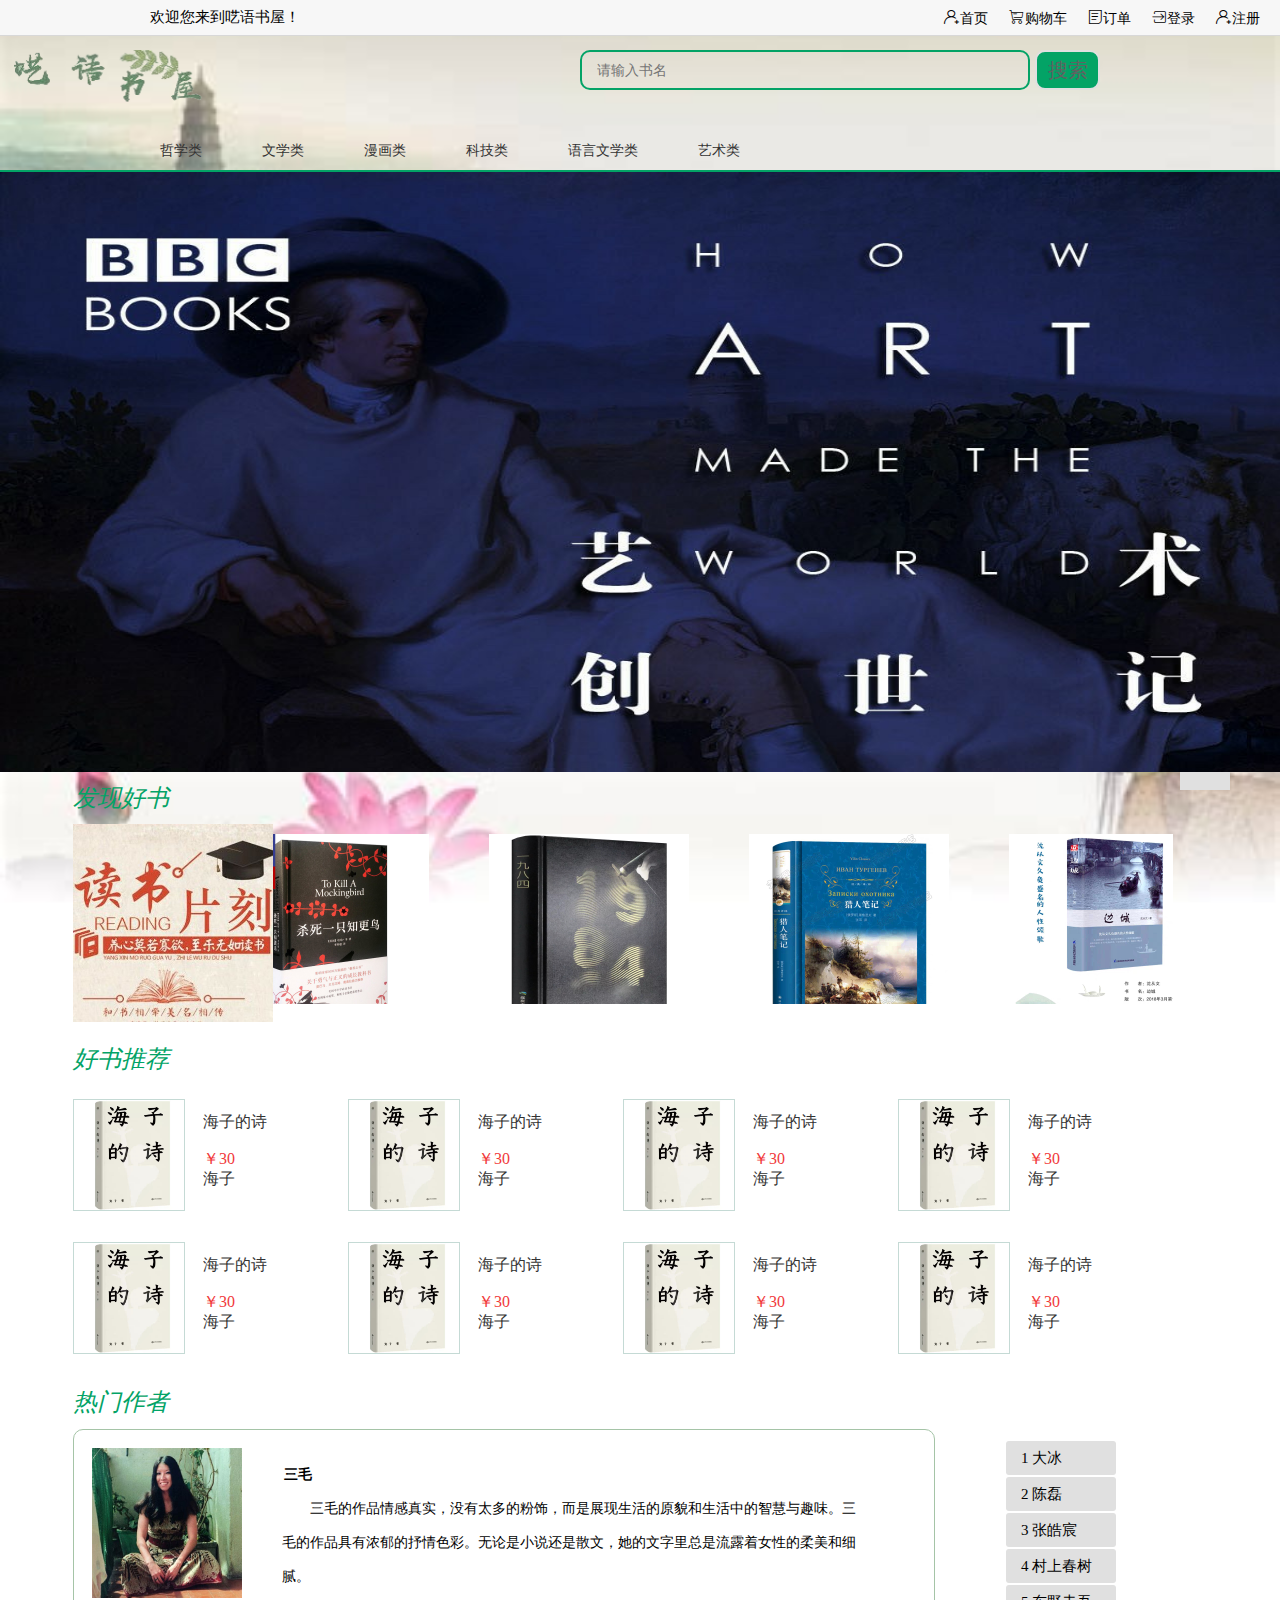
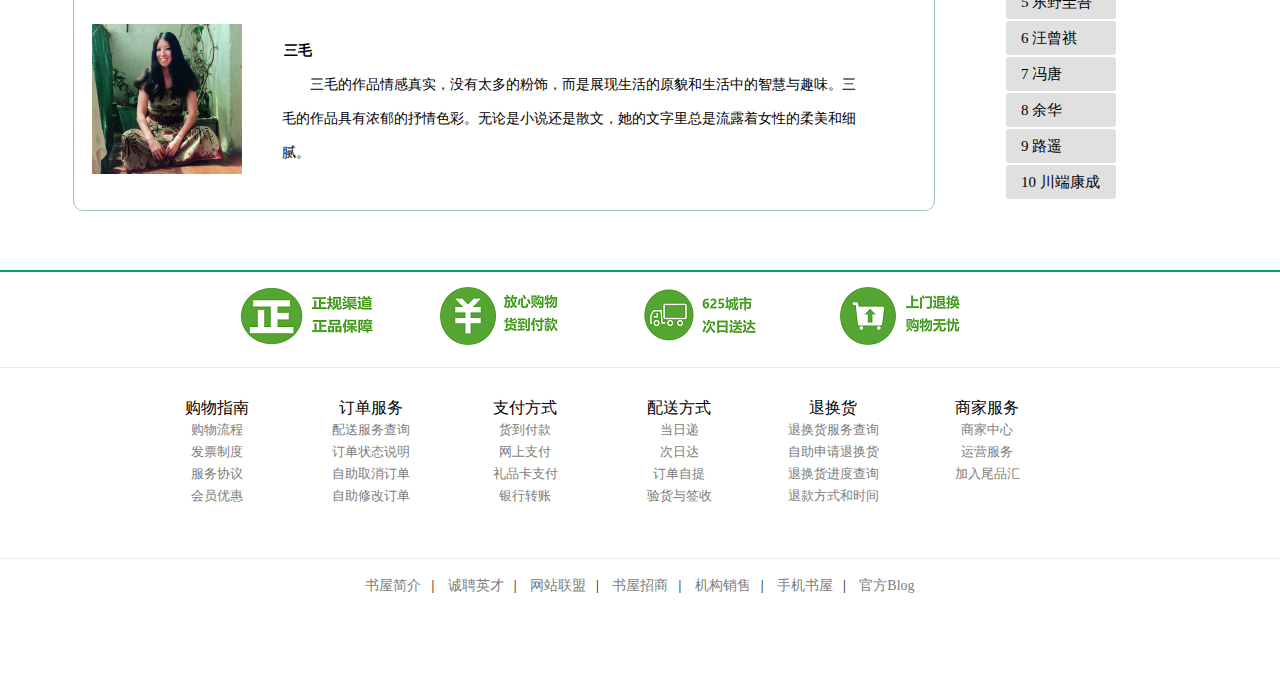
<file: index.html>
<html>
<head>
    <title>Top</title>
    <link rel="stylesheet" href="css/index.css" type="text/css" />
</head>
<body >
<!--S=页面的顶部-->
<div class="top" id="top1">
    <div class="topl"> 欢迎您来到呓语书屋！</div>
    <div class="topr">
        <ul>
            <li><i class="iconfont">&#xe635;</i>首页</a></li>
            <li> <i class="iconfont">&#xe657;</i>购物车</a></li>
            <li> <i class="iconfont">&#xe65d;</i>订单</a></li>
            <li> <a href="login.html"><i class="iconfont">&#xe653;</i>登录</a> </li>
           <li><a href="register.html"><i class="iconfont">&#xe635;</i>注册</a></li>
           
        </ul>
    </div>
</div>

<!--S=logo-->
<div class="logo">
    <div class="logol"></div>
    <div class="header-search">
        <form action="" class="search-form" id="searchform">
            <input type="text" name="textfield" class="search-text" id="textfield" placeholder="请输入书名">
            <input type="submit" id="top1" value="搜索" class="search-btn" onclick="search()"/>
        </form>
    </div>
</div>
<div class="na">
    <div class="nav">
        <ul>
            <li class="dropdown"> <a href="">哲学类</a></li>
            <li class="dropdown"> <a href="">文学类</a></li>
            <li class="dropdown"> <a href="">漫画类</a></li>
            <li class="dropdown"> <a href="">科技类</a></li>
            <li class="dropdown"> <a href="">语言文学类</a></li>
            <li class="dropdown"> <a href="">艺术类</a></li>
        </ul>
    </div>
</div>
<div class="guide">
    <a href="" class="edit" title="购物车">
        <i class="iconfont">&#xe622;</i></a>
    <a href="" class="dingdan" title="订单">
        <i class="iconfont">&#xe607;</i></a>
    <a href="" class="report" title="搜索"><i class="iconfont">&#xe60a;</i></a>
    <a href="" class="top2" title="回顶部"><i class="iconfont"> &#xe616;</i></a>
</div>

<!--轮播-->
<div id="box_autoplay">
    <div class="list">
        <ul>
            <li><img src="img/5.jpg"/></li>
            <li><img src="img/4.jpg"/></li>
            <li><img src="img/6.jpg"/></li>
            <li><img src="img/7.jpg"/></li>
        </ul>
    </div>
</div>

<!--S=发现好书-->
<div class="act">
    <div class="topic">发现好书</div>
    <div class="actl">
        <img src="img/8.jpg"/>
    </div>
    <div id="photo-list">
        <ul id="scroll">
            <li><a href=""><img src="img/s1.jpg" width="200px" height="200px" alt=""></a></li>
            <li><a href=""><img src="img/s2.jpg"  width="200px" height="200px" alt=""></a></li>
            <li><a href=""><img src="img/s3.jpg"  width="200px" height="200px" alt=""></a></li>
            <li><a href=""><img src="img/s4.jpg"  width="200px"  height="200px" alt=""></a></li>
            <li><a href=""><img src="img/s5.jpg" width="200px" height="200px" alt=""></a></li>
            <li><a href=""><img src="img/s6.jpg"  width="200px" height="200px" alt=""></a></li>
            <li><a href=""><img src="img/s7.jpg"  width="200px" height="200px" alt=""></a></li>
            <li><a href=""><img src="img/s8.jpg"  width="200px"  height="200px" alt=""></a></li>
            <li><a href=""><img src="img/s9.jpg"  width="200px" height="200px" alt=""></a></li>
            <li><a href=""><img src="img/s10.jpg"  width="200px"  height="200px" alt=""></a></li>
        </ul>
    </div>
</div>

<!--S=好书推荐-->
<div class="material">
    <div class="topic">好书推荐</div>
    <div id="lists" class="seckill-goods">
        <ul class="clearfix active">
            <li>
                <div class="bg">
                    <a href="info.html">
                        <img src="img/h6.jpg" alt="">
                    </a>
                </div>
                <div class="info">
                    <a class="name" href="">海子的诗</a>
                    <a class="price"href="">￥30 </a>
                    <a class="name" href="">海子 </a>
                </div>
            </li>
            <li>
                <div class="bg">
                    <a href="info.html">
                        <img src="img/h6.jpg" alt="">
                    </a>
                </div>
                <div class="info">
                    <a class="name" href="">海子的诗</a>
                    <a class="price"href="">￥30 </a>
                    <a class="name" href="">海子 </a>
                </div>
            </li>
            <li>
                <div class="bg">
                    <a href="info.html">
                        <img src="img/h6.jpg" alt="">
                    </a>
                </div>
                <div class="info">
                    <a class="name" href="">海子的诗</a>
                    <a class="price"href="">￥30 </a>
                    <a class="name" href="">海子 </a>
                </div>
            </li>
            <li>
                <div class="bg">
                    <a href="info.html">
                        <img src="img/h6.jpg" alt="">
                    </a>
                </div>
                <div class="info">
                    <a class="name" href="">海子的诗</a>
                    <a class="price"href="">￥30 </a>
                    <a class="name" href="">海子 </a>
                </div>
            </li>
            <li>
                <div class="bg">
                    <a href="info.html">
                        <img src="img/h6.jpg" alt="">
                    </a>
                </div>
                <div class="info">
                    <a class="name" href="">海子的诗</a>
                    <a class="price"href="">￥30 </a>
                    <a class="name" href="">海子 </a>
                </div>
            </li>
            <li>
                <div class="bg">
                    <a href="info.html">
                        <img src="img/h6.jpg" alt="">
                    </a>
                </div>
                <div class="info">
                    <a class="name" href="">海子的诗</a>
                    <a class="price"href="">￥30 </a>
                    <a class="name" href="">海子 </a>
                </div>
            </li>
            <li>
                <div class="bg">
                    <a href="info.html">
                        <img src="img/h6.jpg" alt="">
                    </a>
                </div>
                <div class="info">
                    <a class="name" href="">海子的诗</a>
                    <a class="price"href="">￥30 </a>
                    <a class="name" href="">海子 </a>
                </div>
            </li>
            <li>
                <div class="bg">
                    <a href="info.html">
                        <img src="img/h6.jpg" alt="">
                    </a>
                </div>
                <div class="info">
                    <a class="name" href="">海子的诗</a>
                    <a class="price"href="">￥30 </a>
                    <a class="name" href="">海子 </a>
                </div>
            </li>
        </ul>
    </div>
</div>

<!--热门作者-->
<div class="remen">
    <div class="topic">热门作者</div>
    <div class="first">

        <div class="first-t">
            <div class=first-t-l>
                <a href="">
                    <img src="img/z1.jpg" alt="">
                </a>
            </div>
            <div class=first-t-r>
                    <h3 class="name" style="margin-left: 2px" href="" >三毛 </h3>
                    <p href="">三毛的作品情感真实，没有太多的粉饰，而是展现生活的原貌和生活中的智慧与趣味。三毛的作品具有浓郁的抒情色彩。无论是小说还是散文，她的文字里总是流露着女性的柔美和细腻。</p>
            </div>
        </div>

        <div class="first-t">
            <div class=first-t-l>
                <a href="">
                    <img src="img/z1.jpg" alt="">
                </a>
            </div>
            <div class=first-t-r>
                    <h3 class="name" style="margin-left: 2px" href="" >三毛 </h3>
                    <p href="">三毛的作品情感真实，没有太多的粉饰，而是展现生活的原貌和生活中的智慧与趣味。三毛的作品具有浓郁的抒情色彩。无论是小说还是散文，她的文字里总是流露着女性的柔美和细腻。</p>
            </div>
        </div>

    </div>

    <div class="order">
        <ul class="shi">
            <li> 1  大冰</li>
            <li> 2  陈磊</li>
            <li> 3  张皓宸</li>
            <li> 4  村上春树</li>
            <li> 5  东野圭吾</li>
            <li> 6  汪曾祺</li>
            <li> 7  冯唐</li>
            <li> 8  余华</li>
            <li> 9  路遥</li>
            <li> 10  川端康成</li>
        </ul>
    </div>
</div>



<!--S=底部-->
<div class="bottom" >
    <div class="bottom_t">
        <div class="inner">
            <div class="footer pic01"><a  href="#" target="_blank"></a></div>
            <div class="footer pic02"><a  href="#" target="_blank" ></a></div>
            <div class="footer pic03"><a  href="#" target="_blank" ></a></div>
            <div class="footer pic04"><a  href="#" target="_blank" ></a></div>
        </div>
    </div>
    <div class="bottom_m">
        <div class="sort gwzn">
            <span class="f_title">购物指南</span>
            <ul>
                <li><a name = "f_gouwu" href="#" target="_blank" class="main" rel="nofollow">购物流程</a> </li>
                <li><a name = "f_jifen" href="#" target="_blank"  rel="nofollow">发票制度</a> </li>
                <li><a name = "f_fapiao" href="#" target="_blank"  rel="nofollow">服务协议</a> </li>
                <li><a name = "f_mybook" href="#" target="_blank"  rel="nofollow">会员优惠</a> </li>

            </ul>
        </div>

        <div class="sort ddfw">
            <span class="f_title">订单服务</span>
            <ul>
                <li><a name = "f_jifen" href="#" target="_blank" class="main" rel="nofollow">配送服务查询</a> </li>
                <li><a name = "f_lipinka" href="#" target="_blank"  rel="nofollow">订单状态说明</a> </li>
                <li><a name = "f_ershoushu" href="#" target="_blank"  rel="nofollow">自助取消订单</a> </li>
                <li><a name = "f_shouji" href="#" target="_blank"  rel="nofollow">自助修改订单</a> </li>

            </ul>
        </div>

        <div class="sort zffs">
            <span class="f_title">支付方式</span>
            <ul>
                <li><a name = "f_tuihuanhuoliucheng" href="#" target="_blank" rel="nofollow">货到付款</a> </li>
                <li><a name = "f_tuihuanhuo " href="#" target="_blank" rel="nofollow">网上支付</a> </li>
                <li><a name = "f_huanhuo " href="#" target="_blank"  rel="nofollow">礼品卡支付</a> </li>
                <li><a name = "f_tuihuo " href="#" target="_blank"  rel="nofollow">银行转账</a> </li>

            </ul>
        </div>

        <div class="sort psfs">
            <span class="f_title">配送方式</span>
            <ul>
                <li><a name = "f_huodaofukuan" href="#" target="_blank" class="main" rel="nofollow">当日递</a> </li>
                <li><a name = "f_yinhangzhuanzhang" href="#" target="_blank" class="main" rel="nofollow">次日达</a> </li>
                <li><a name = "f_dangdanglijuan" href="#" target="_blank"  rel="nofollow">订单自提</a> </li>
                <li><a name = "f_dangdanglijuan" href="#" target="_blank"  rel="nofollow">验货与签收</a> </li>

            </ul>
        </div>

        <div class="sort thh">
            <span class="f_title">退换货</span>
            <ul>
                <li><a name = "f_faq" href="#" target="_blank" rel="nofollow">退换货服务查询</a> </li>
                <li><a name = "f_zhaohuimima" href="#" target="_blank"  rel="nofollow">自助申请退换货</a> </li>
                <li><a name = "f_huikuandan" href="#" target="_blank"  rel="nofollow">退换货进度查询</a> </li>
                <li><a name = "f_tuiding" href="#" target="_blank"  rel="nofollow">退款方式和时间</a> </li>

            </ul>
        </div>

        <div class="sort sjfw">
            <span class="f_title">商家服务</span>
            <ul>
                <li><a name = "f_zhaohuimima" href="#" target="_blank"  rel="nofollow">商家中心</a> </li>
                <li><a name = "f_huikuandan " href="#" target="_blank"  rel="nofollow">运营服务</a> </li>
                <li><a name = "f_tuiding " href="#" target="_blank" rel="nofollow">加入尾品汇</a> </li>

            </ul>
        </div>
    </div>
    <div class="bottom_b">
        <div class="bottom_nav">
            <a href="#" target="_blank" rel="nofollow">书屋简介</a><span class="sep">|</span>
            <a href="#" target="_blank">诚聘英才</a><span class="sep">|</span>
            <a href="#" target="_blank">网站联盟</a><span class="sep">|</span>
            <a href="#" target="_blank">书屋招商</a><span class="sep">|</span>
            <a href="#" target="_blank" rel="nofollow">机构销售</a><span class="sep">|</span>
            <a href="#" target="_blank">手机书屋</a><span class="sep">|</span>
            <a href="#" target="_blank">官方Blog</a><span class="sep"></span>
        </div>
    </div>
</div>

<script language="JavaScript" src="js/js.js"></script>
<script language="JavaScript" src="js/autoplay.js"></script>
</body>
</html>
</file>
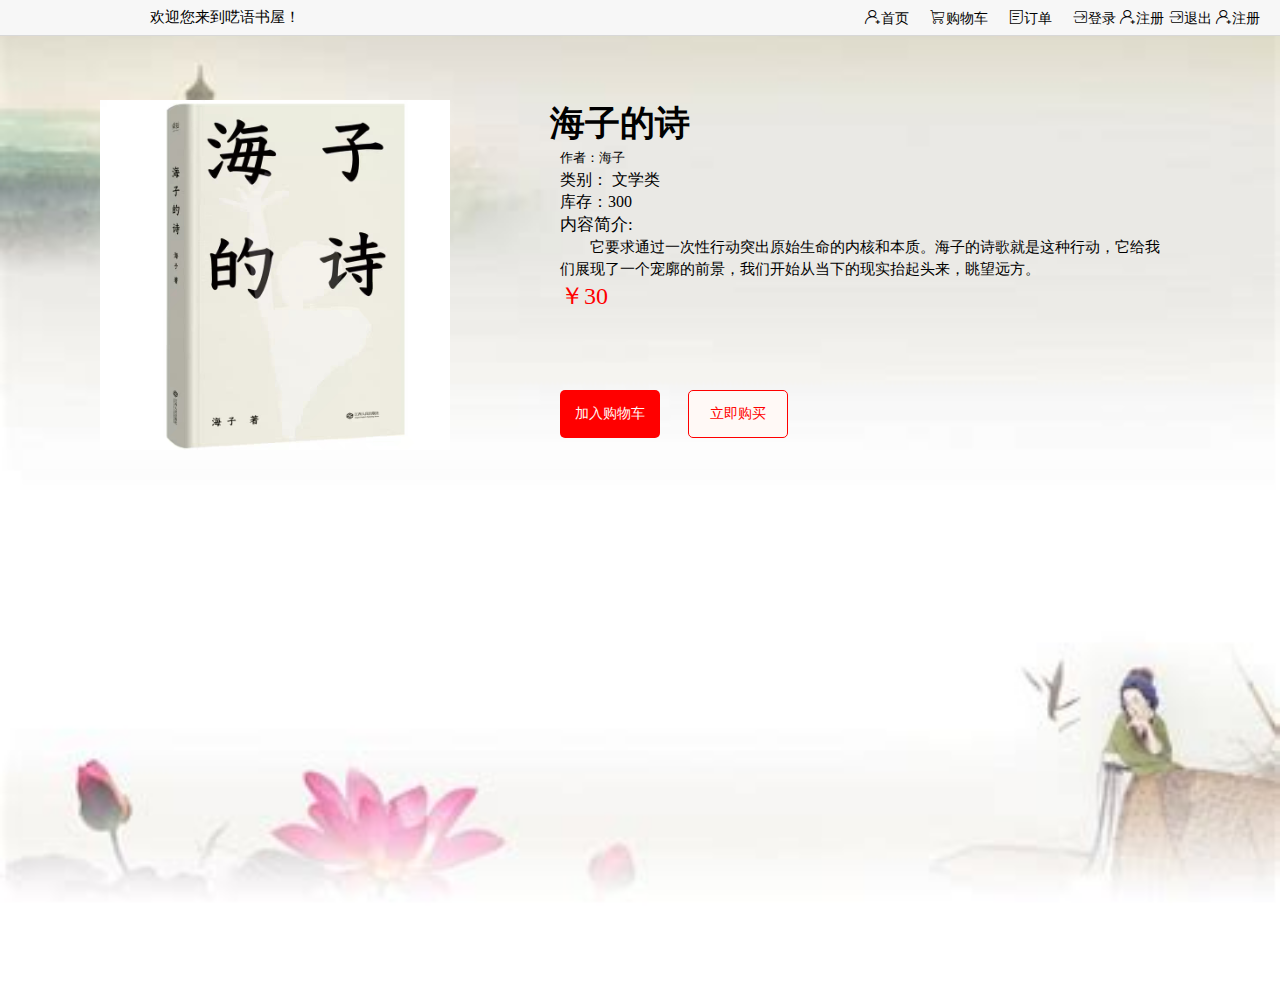
<file: info.html>
<html>
<head>
    <title>详情页</title>
    <link rel="stylesheet" href="css/index.css" type="text/css" />
    <style>
        #divpagecontent{ width: 100%;height: 380px;margin-top:100px; }
        .divbookcover{float: left;margin-left: 100px;}
        .text{float: right;margin-right: 100px}
        .up{width: 620px;height:260px; }
        h1{font-size: 35px;font-family: "华文宋体";margin-left: -10px;}
        .text p{ font-size:15px;line-height: 22px;margin-right: 20px;}
        .goumai{width: 228px;margin-top: 30px;}
        .gwc{float: left; font-size:14px;color:#FFF9F6;width: 100px; background-color:red;height:48px;border-radius: 5px;border:0px; }
        .button{margin-left:10px;float: right;width: 100px; color:red;height: 48px;border-radius: 5px; border:solid 1px red;background-color:#FFF9F6;}
        .button:hover{color: #eaffea;background-color: red;}
    </style>

</head>
<body>
    <div class="top" id="top1">
        <div class="topl"> 欢迎您来到呓语书屋！</div>
        <div class="topr">
            <ul>
                <li><i class="iconfont">&#xe635;</i>首页</a></li>
                <li> <i class="iconfont">&#xe657;</i>购物车</a></li>
                <li> <i class="iconfont">&#xe65d;</i>订单</a></li>
                <li>
               
                <a  ><i class="iconfont">&#xe653;</i>登录</a>
                <a  ><i class="iconfont">&#xe635;</i>注册</a>
               
                <a  >
                    <i class="iconfont">&#xe653;</i>退出</a>
                    <a  ><i class="iconfont">&#xe635;</i>注册</a>
               
                </li>
            </ul>
        </div>
    </div>
<div id="divpagecontent">

      <div class="divbookcover">
        <p>
            <img src="img/h6.jpg" width="350" height="350" border="0" />
        </p>
      </div>

      <div class="text">
          <div class="up">
            <h1 class="bookname">海子的诗</h1>
              <p>
                  <a style="font-size: 13px">作者：海子</a><br />
                  <a style="font-size: 16px">类别： 文学类<br />
                  <a style="font-size: 16px">库存：300<br />
              </p>
                  <a style="font-size: 17px">内容简介:</a>
              <p style="text-indent: 2em">
                它要求通过一次性行动突出原始生命的内核和本质。海子的诗歌就是这种行动，它给我们展现了一个宠廓的前景，我们开始从当下的现实抬起头来，眺望远方。
              </p>
              <font color="#FF0000" style="font-size: 24px" >￥30</font><br />
          </div>

          <div class="goumai">
              <a href="">
                  <input type="submit"  class="gwc" name="button" value="加入购物车">
                  <input type="submit"  class="button" name="button" value="立即购买">
              </a>
          </div>
  </div>
</div>


</body>
</html>
</file>
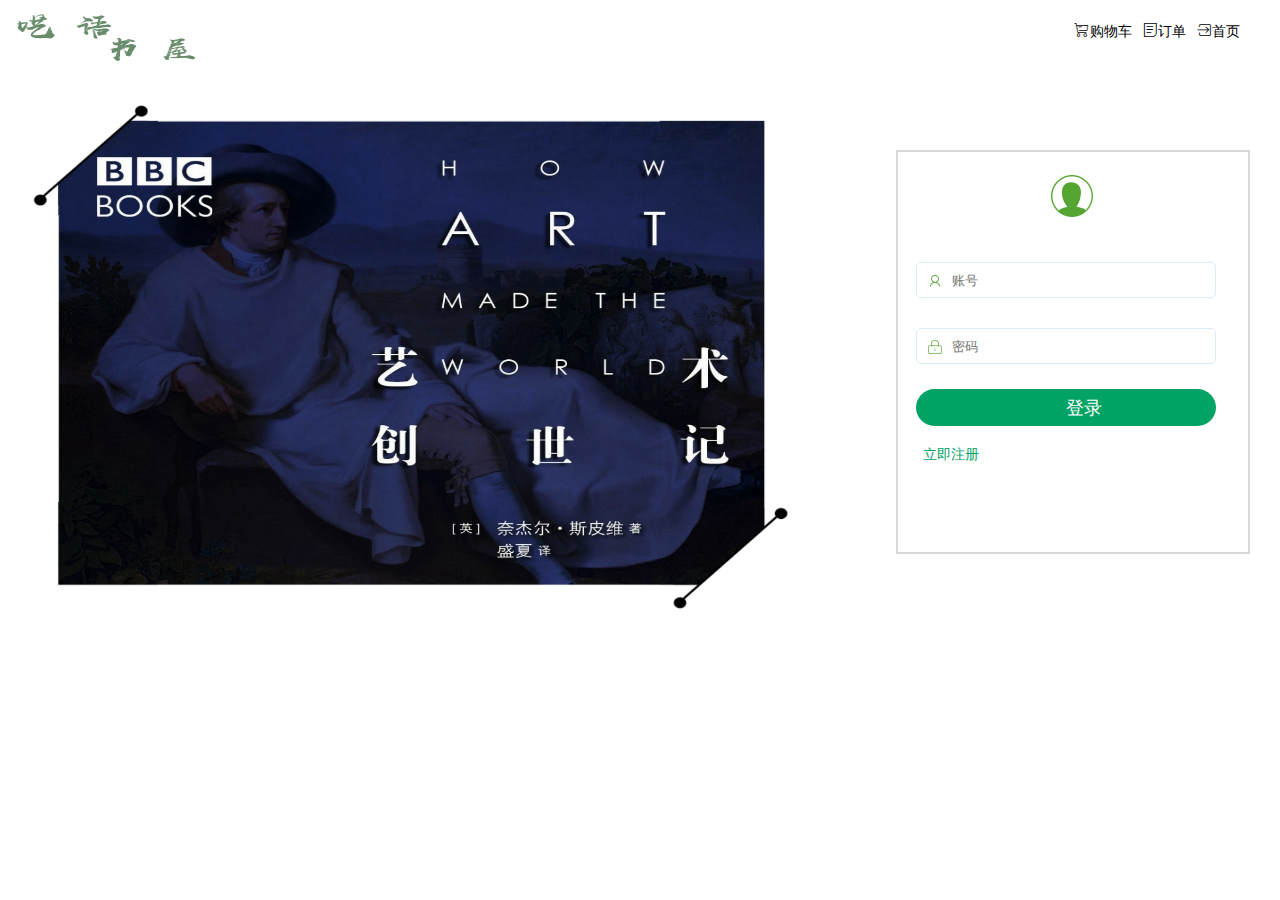
<file: login.html>
<html>
    <head>
        <meta charset="UTF-8">
        <title>欢迎登录</title>
        <link rel="stylesheet" href="css/zc.css" type="text/css">
        <link rel="stylesheet" href="css/login.css" type="text/css">
    </head>
    <body>
    <div class="top" id="top1" style="width: 100%;border: none;">
        <div class="topl"></div>
        <div class="topr">
            <div class="toprt" style="margin: 20px 30px">
                <ul>
                    <li> <a href="index.html"><i class="iconfont">&#xe653;</i>首页</a></li>
                    <li> <a href="#"><i class="iconfont">&#xe65d;</i>订单</a></li>
                    <li><a href="#"><i class="iconfont">&#xe657;</i>购物车</a></li>
                </ul>
            </div>
        </div>
    </div>
        <form action="" method="post">
            <div class="photo"><img src="img/lbj.jpg"></div>
            <div class="dowebok">
                <div class="logo"></div>
                    <div class="input_signin">
                        <input name="user_name" class="input" id="user_name" type="text" aria-label="账号" placeholder="账号" />
                        <div class="hint">请输入账号</div>
                        <input  name="password" class="input" id="password" type="password" aria-label="密码" placeholder="密码" />
                        <div class="hint">请输入密码</div>
                        <input type="submit" id="button" class="button" name="button" value="登录">
                        <div class="forget"><a href="register.html">立即注册</a></div>
                    </div>
        </form>
        <script language="JavaScript" src="js/test.js"></script>
    </body>
    </html>
</file>
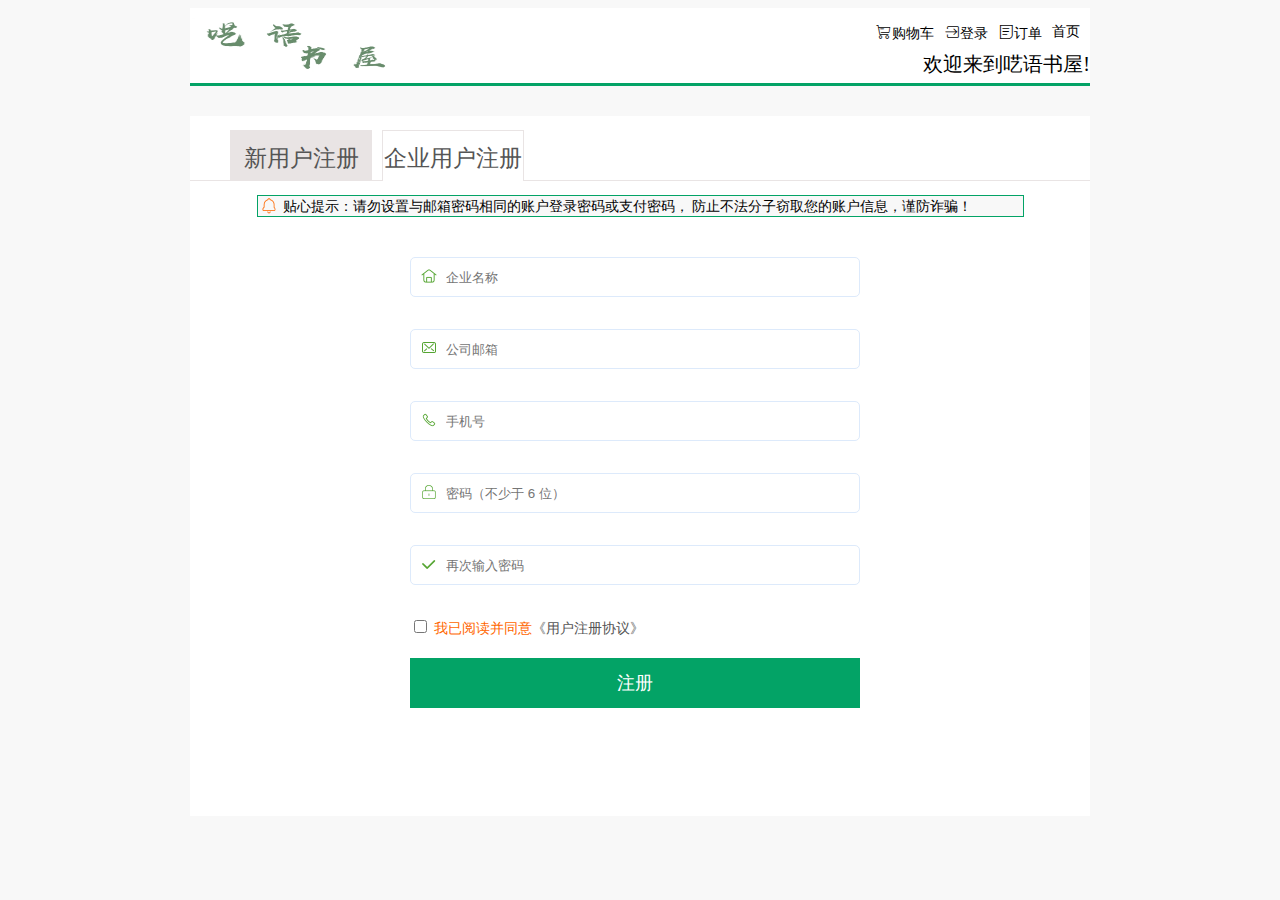
<file: qiye.html>
<html>
<head>
    <title>企业注册</title>
    <link href="css/zc.css" type="text/css" rel="stylesheet" >
    <style>
        #user_name{ background: url(img/gongsi.png) 10px 10px no-repeat; }
        #user_email{ background: url(img/youxiang.png) 10px 10px no-repeat; }
        #phone{ background: url(img/dianhua.png) 10px 10px no-repeat; }
        #password{ background: url(img/mima.png) 10px 10px no-repeat; }
        #repassword{ background: url(img/queren.png) 10px 10px no-repeat; }

        .seckill-nav .qiye {
            display: block;
            float: left;
            color:#000;
            width: 140px;
            height: 50px;
            line-height: 55px;
            font-size: 18px;
            text-align: center;
            cursor: pointer;
            margin-right: 10px;
            text-decoration: none;
            background: #fff;
            border: #e9e4e4 1px solid;
            border-bottom: none;
        }
        .seckill-nav .yonghu{
            display: block;
            float: left;
            color:#000;
            width: 140px;
            height: 50px;
            line-height: 55px;
            font-size: 18px;
            text-align: center;
            cursor: pointer;
            margin-right: 10px;
            text-decoration: none;
            background: #e9e4e4;
        }
    </style>
</head>
<body>
<form  action="" method="get" onsubmit="">
<div class="top" id="top1">

    <div class="topl"></div>
    <div class="topr">
        <div class="toprt">
            <ul>
                <li> <a href="index.html">首页</a></li>
                <li> <a href="#"><i class="iconfont">&#xe65d;</i>订单</a></li>
                <li><a href="login.html"><i class="iconfont">&#xe653;</i>登录</a></li>
                <li><a href="#"><i class="iconfont">&#xe657;</i>购物车</a></li>
            </ul>
        </div>
        <div class="toprb">欢迎来到呓语书屋!</div>
    </div>
</div>
<div class="dowebok">
    <div  class="seckill-nav">
        <ul >
            <li class="yonghu" ><a href="register.html" >新用户注册</a></li>
            <li  class="qiye"><a>企业用户注册</a></li>
        </ul>
    </div>
    <div class="logo">
        <div class="logol"></div>
        <div class="logor">
            贴心提示：请勿设置与邮箱密码相同的账户登录密码或支付密码，
            防止不法分子窃取您的账户信息，谨防诈骗！</div>
    </div>
    <div class="formz">
        <div class="input_signup active">
            <input class="input" id="user_name" name="user_name" type="text" aria-label="企业名称（包含字母／数字／下划线" placeholder="企业名称">
            <div class="hint">请填写符合格式的企业名称</div>
            <input class="input" id="user_email"  name="user_email" type="text" aria-label="公司邮箱" placeholder="公司邮箱">
            <div class="hint">请填写公司邮箱</div>
            <input class="input" id="phone" name="phone"type="text" class="account" aria-label="手机号" placeholder="手机号">
            <div class="hint">请填写手机号</div>
            <input class="input" id="password"  name ="password" type="password" aria-label="密码" placeholder="密码（不少于 6 位）">
            <div class="hint">请填写符合格式的密码</div>
            <input class="input" id="repassword" type="password" aria-label="密码" placeholder="再次输入密码">
            <div class="hint">请再次输入密码</div>
        </div>
    </div>
    <div class="form-bottom">
        <div class="register-box xieyi">
            <div class="box default">
                <input type="checkbox" id="ck" />
                <span>我已阅读并同意<a href="#">《用户注册协议》</a></span>
            </div>
            <div class="form-itemm"><a href="#"><button id="submit">注册</button></a></div>
        </div>
    </div>
</div>
</div>
<script language="JavaScript" src="js/test.js"></script>
</form>
</body>
</html>
</file>
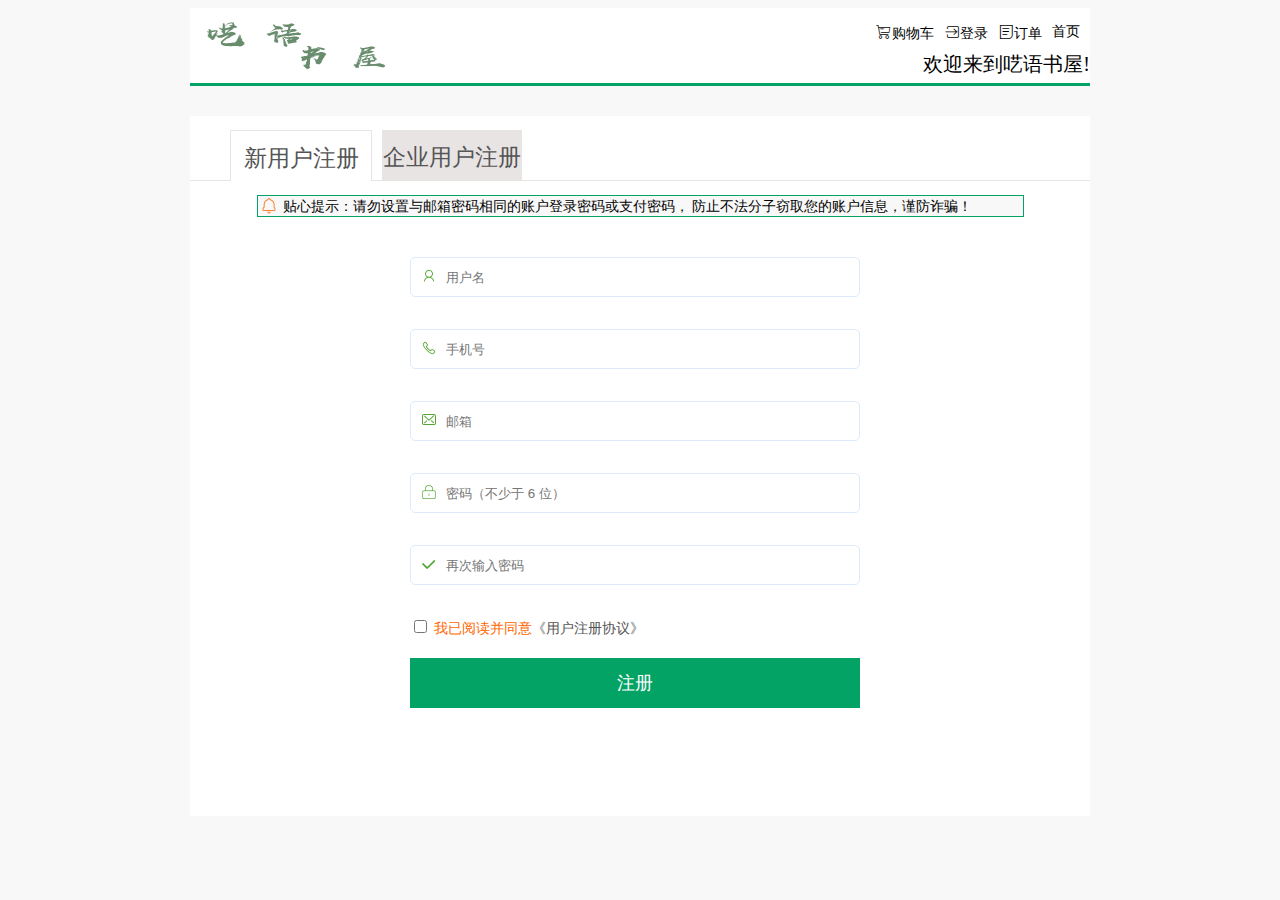
<file: register.html>
<html>
<head>
    <title>注册页面</title>
    <meta http-equiv="content-type" content="text/html; charset=utf-8"/>
    <link rel="stylesheet" href="css/zc.css" type="text/css">
</head>
<body>
<form  action="" method="get" onsubmit="">
<div class="top" id="top1">
    <div class="topl"></div>
    <div class="topr">
        <div class="toprt">
            <ul>
                <li> <a href="index.html">首页</a></li>
                <li> <a href="#"><i class="iconfont">&#xe65d;</i>订单</a></li>
                <li><a href="login.html"><i class="iconfont">&#xe653;</i>登录</a></li>
                <li><a href="#"><i class="iconfont">&#xe657;</i>购物车</a></li>
            </ul>
        </div>
        <div class="toprb">欢迎来到呓语书屋!</div>
    </div>
</div>
<div class="dowebok">
    <div  class="seckill-nav">
        <ul >
            <li class="yonghu"><a href="register.html">新用户注册</a> </li>
            <li class="qiye"><a href="qiye.html" >企业用户注册</a></li>
        </ul>
    </div>
    <div class="logo">
        <div class="logol"></div>
        <div class="logor">
            贴心提示：请勿设置与邮箱密码相同的账户登录密码或支付密码，
            防止不法分子窃取您的账户信息，谨防诈骗！</div>
    </div>
<div class="formz">
        <div class="input_signup active">
            <input class="input" id="user_name" name="user_name" type="text" aria-label="用户名（包含字母／数字／下划线)" placeholder="用户名">
            <div class="hint">请填写符合格式的用户名</div>
            <input class="input" id="phone" name="phone" type="text" class="account" aria-label="手机号" placeholder="手机号">
            <div class="hint">请填写手机号</div>
            <input class="input" id="user_email" name="user_email" type="text" aria-label="邮箱" placeholder="邮箱">
            <div class="hint">请填写个人邮箱</div>
            <input class="input" id="password" name="password" type="password" aria-label="密码" placeholder="密码（不少于 6 位）">
            <div class="hint">请填写符合格式的密码</div>
            <input class="input" id="repassword" type="password" aria-label="密码" placeholder="再次输入密码">
            <div class="hint">请再次输入密码</div>
        </div>
</div>
    <div class="register-box xieyi" >
            <div class="box default">
                <input type="checkbox" id="ck" />
                <span>我已阅读并同意<a href="#">《用户注册协议》</a></span>
            </div>

            <div class="form-itemm"><a href="#"><button id="submit">注册</button></a></div>
    </div>

</div>

<script language="JavaScript" src="js/test.js"></script>
</form>
</body>
</html>
</file>
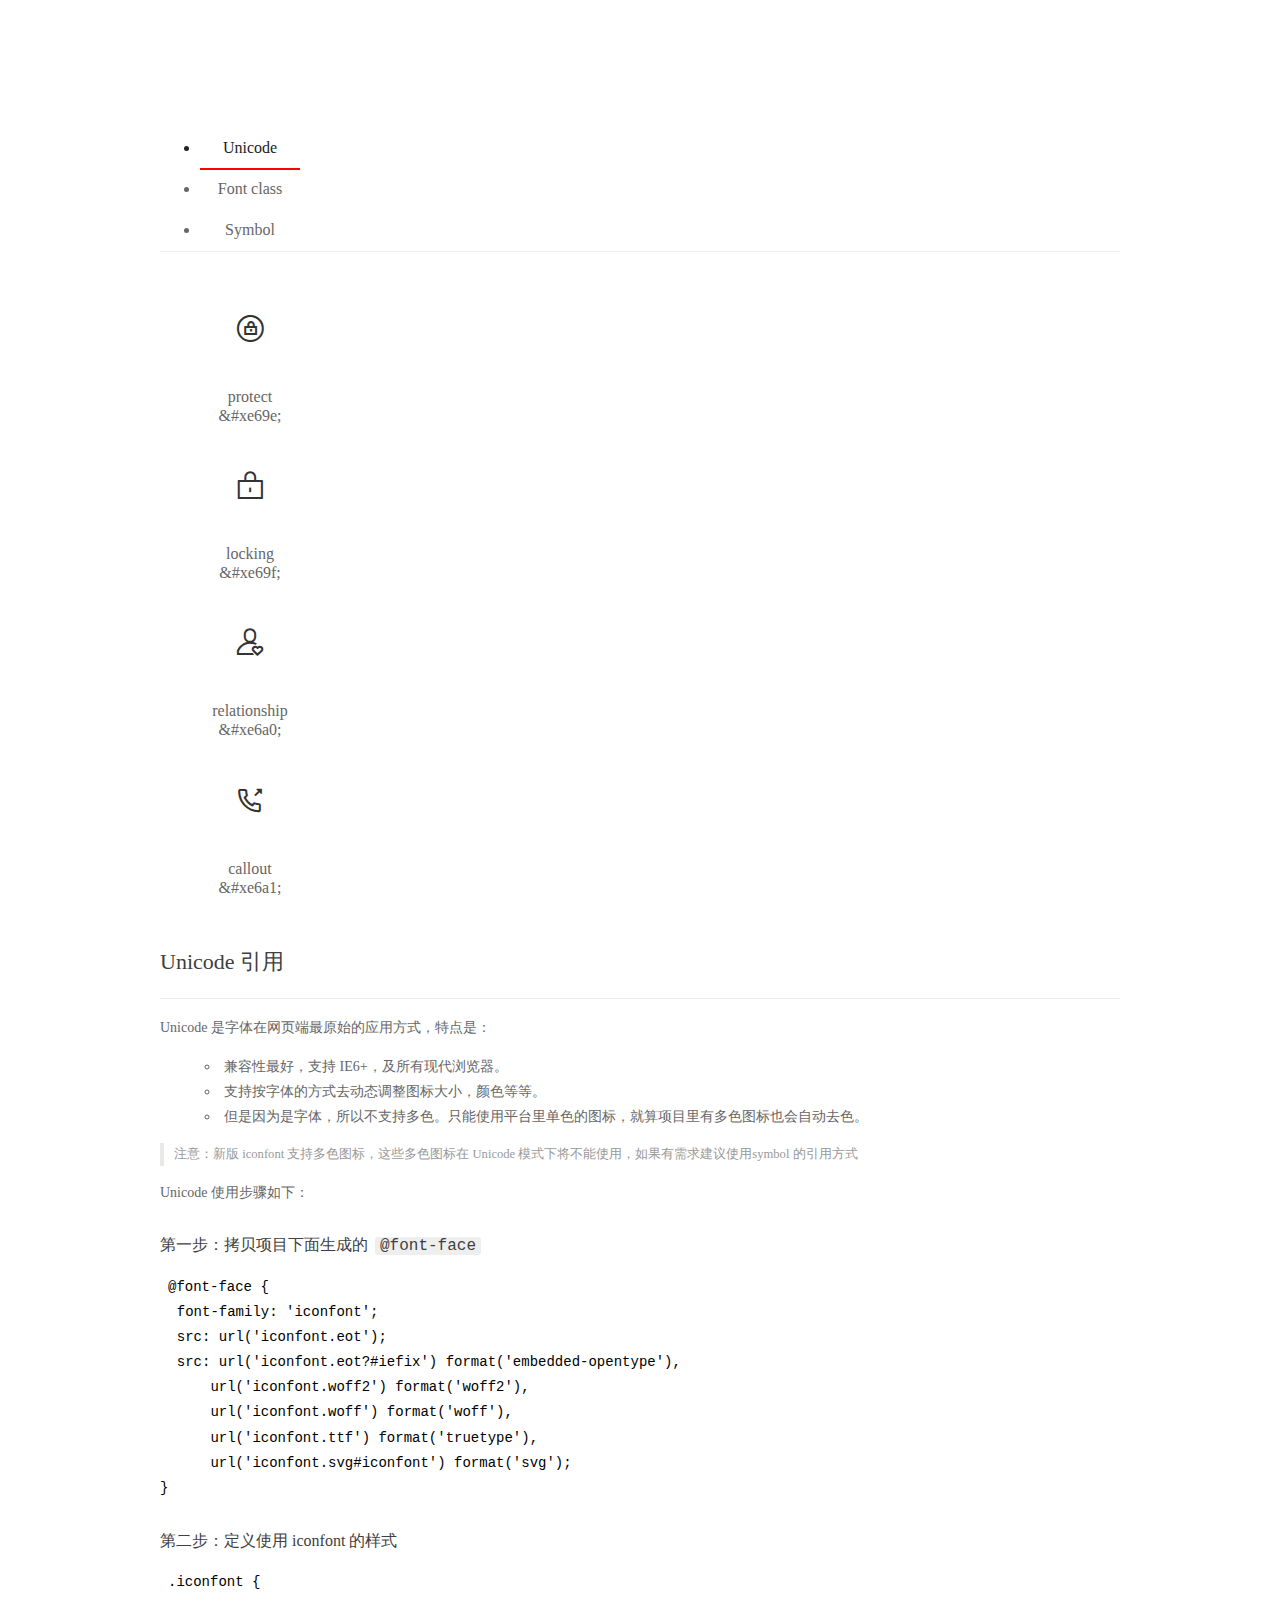
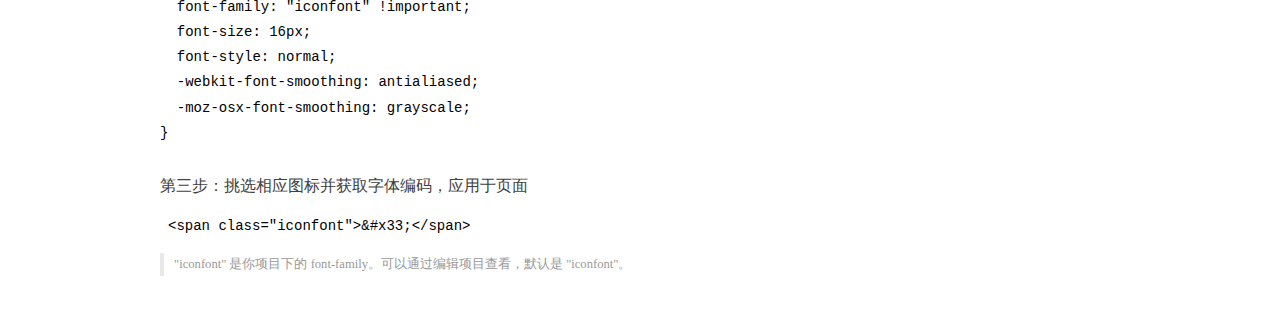
<file: font/font2/demo_index.html>
<!DOCTYPE html>
<html>
<head>
  <meta charset="utf-8"/>
  <title>IconFont Demo</title>
  <link rel="shortcut icon" href="https://gtms04.alicdn.com/tps/i4/TB1_oz6GVXXXXaFXpXXJDFnIXXX-64-64.ico" type="image/x-icon"/>
  <link rel="stylesheet" href="https://g.alicdn.com/thx/cube/1.3.2/cube.min.css">
  <link rel="stylesheet" href="demo.css">
  <link rel="stylesheet" href="iconfont.css">
  <script src="iconfont.js"></script>
  <!-- jQuery -->
  <script src="https://a1.alicdn.com/oss/uploads/2018/12/26/7bfddb60-08e8-11e9-9b04-53e73bb6408b.js"></script>
  <!-- 代码高亮 -->
  <script src="https://a1.alicdn.com/oss/uploads/2018/12/26/a3f714d0-08e6-11e9-8a15-ebf944d7534c.js"></script>
</head>
<body>
  <div class="main">
    <h1 class="logo"><a href="https://www.iconfont.cn/" title="iconfont 首页" target="_blank">&#xe86b;</a></h1>
    <div class="nav-tabs">
      <ul id="tabs" class="dib-box">
        <li class="dib active"><span>Unicode</span></li>
        <li class="dib"><span>Font class</span></li>
        <li class="dib"><span>Symbol</span></li>
      </ul>
      
    </div>
    <div class="tab-container">
      <div class="content unicode" style="display: block;">
          <ul class="icon_lists dib-box">
          
            <li class="dib">
              <span class="icon iconfont">&#xe69e;</span>
                <div class="name">protect</div>
                <div class="code-name">&amp;#xe69e;</div>
              </li>
          
            <li class="dib">
              <span class="icon iconfont">&#xe69f;</span>
                <div class="name">locking</div>
                <div class="code-name">&amp;#xe69f;</div>
              </li>
          
            <li class="dib">
              <span class="icon iconfont">&#xe6a0;</span>
                <div class="name">relationship</div>
                <div class="code-name">&amp;#xe6a0;</div>
              </li>
          
            <li class="dib">
              <span class="icon iconfont">&#xe6a1;</span>
                <div class="name">callout</div>
                <div class="code-name">&amp;#xe6a1;</div>
              </li>
          
          </ul>
          <div class="article markdown">
          <h2 id="unicode-">Unicode 引用</h2>
          <hr>

          <p>Unicode 是字体在网页端最原始的应用方式，特点是：</p>
          <ul>
            <li>兼容性最好，支持 IE6+，及所有现代浏览器。</li>
            <li>支持按字体的方式去动态调整图标大小，颜色等等。</li>
            <li>但是因为是字体，所以不支持多色。只能使用平台里单色的图标，就算项目里有多色图标也会自动去色。</li>
          </ul>
          <blockquote>
            <p>注意：新版 iconfont 支持多色图标，这些多色图标在 Unicode 模式下将不能使用，如果有需求建议使用symbol 的引用方式</p>
          </blockquote>
          <p>Unicode 使用步骤如下：</p>
          <h3 id="-font-face">第一步：拷贝项目下面生成的 <code>@font-face</code></h3>
<pre><code class="language-css"
>@font-face {
  font-family: 'iconfont';
  src: url('iconfont.eot');
  src: url('iconfont.eot?#iefix') format('embedded-opentype'),
      url('iconfont.woff2') format('woff2'),
      url('iconfont.woff') format('woff'),
      url('iconfont.ttf') format('truetype'),
      url('iconfont.svg#iconfont') format('svg');
}
</code></pre>
          <h3 id="-iconfont-">第二步：定义使用 iconfont 的样式</h3>
<pre><code class="language-css"
>.iconfont {
  font-family: "iconfont" !important;
  font-size: 16px;
  font-style: normal;
  -webkit-font-smoothing: antialiased;
  -moz-osx-font-smoothing: grayscale;
}
</code></pre>
          <h3 id="-">第三步：挑选相应图标并获取字体编码，应用于页面</h3>
<pre>
<code class="language-html"
>&lt;span class="iconfont"&gt;&amp;#x33;&lt;/span&gt;
</code></pre>
          <blockquote>
            <p>"iconfont" 是你项目下的 font-family。可以通过编辑项目查看，默认是 "iconfont"。</p>
          </blockquote>
          </div>
      </div>
      <div class="content font-class">
        <ul class="icon_lists dib-box">
          
          <li class="dib">
            <span class="icon iconfont icon-protect"></span>
            <div class="name">
              protect
            </div>
            <div class="code-name">.icon-protect
            </div>
          </li>
          
          <li class="dib">
            <span class="icon iconfont icon-locking"></span>
            <div class="name">
              locking
            </div>
            <div class="code-name">.icon-locking
            </div>
          </li>
          
          <li class="dib">
            <span class="icon iconfont icon-relationship"></span>
            <div class="name">
              relationship
            </div>
            <div class="code-name">.icon-relationship
            </div>
          </li>
          
          <li class="dib">
            <span class="icon iconfont icon-callout"></span>
            <div class="name">
              callout
            </div>
            <div class="code-name">.icon-callout
            </div>
          </li>
          
        </ul>
        <div class="article markdown">
        <h2 id="font-class-">font-class 引用</h2>
        <hr>

        <p>font-class 是 Unicode 使用方式的一种变种，主要是解决 Unicode 书写不直观，语意不明确的问题。</p>
        <p>与 Unicode 使用方式相比，具有如下特点：</p>
        <ul>
          <li>兼容性良好，支持 IE8+，及所有现代浏览器。</li>
          <li>相比于 Unicode 语意明确，书写更直观。可以很容易分辨这个 icon 是什么。</li>
          <li>因为使用 class 来定义图标，所以当要替换图标时，只需要修改 class 里面的 Unicode 引用。</li>
          <li>不过因为本质上还是使用的字体，所以多色图标还是不支持的。</li>
        </ul>
        <p>使用步骤如下：</p>
        <h3 id="-fontclass-">第一步：引入项目下面生成的 fontclass 代码：</h3>
<pre><code class="language-html">&lt;link rel="stylesheet" href="./iconfont.css"&gt;
</code></pre>
        <h3 id="-">第二步：挑选相应图标并获取类名，应用于页面：</h3>
<pre><code class="language-html">&lt;span class="iconfont icon-xxx"&gt;&lt;/span&gt;
</code></pre>
        <blockquote>
          <p>"
            iconfont" 是你项目下的 font-family。可以通过编辑项目查看，默认是 "iconfont"。</p>
        </blockquote>
      </div>
      </div>
      <div class="content symbol">
          <ul class="icon_lists dib-box">
          
            <li class="dib">
                <svg class="icon svg-icon" aria-hidden="true">
                  <use xlink:href="#icon-protect"></use>
                </svg>
                <div class="name">protect</div>
                <div class="code-name">#icon-protect</div>
            </li>
          
            <li class="dib">
                <svg class="icon svg-icon" aria-hidden="true">
                  <use xlink:href="#icon-locking"></use>
                </svg>
                <div class="name">locking</div>
                <div class="code-name">#icon-locking</div>
            </li>
          
            <li class="dib">
                <svg class="icon svg-icon" aria-hidden="true">
                  <use xlink:href="#icon-relationship"></use>
                </svg>
                <div class="name">relationship</div>
                <div class="code-name">#icon-relationship</div>
            </li>
          
            <li class="dib">
                <svg class="icon svg-icon" aria-hidden="true">
                  <use xlink:href="#icon-callout"></use>
                </svg>
                <div class="name">callout</div>
                <div class="code-name">#icon-callout</div>
            </li>
          
          </ul>
          <div class="article markdown">
          <h2 id="symbol-">Symbol 引用</h2>
          <hr>

          <p>这是一种全新的使用方式，应该说这才是未来的主流，也是平台目前推荐的用法。相关介绍可以参考这篇<a href="">文章</a>
            这种用法其实是做了一个 SVG 的集合，与另外两种相比具有如下特点：</p>
          <ul>
            <li>支持多色图标了，不再受单色限制。</li>
            <li>通过一些技巧，支持像字体那样，通过 <code>font-size</code>, <code>color</code> 来调整样式。</li>
            <li>兼容性较差，支持 IE9+，及现代浏览器。</li>
            <li>浏览器渲染 SVG 的性能一般，还不如 png。</li>
          </ul>
          <p>使用步骤如下：</p>
          <h3 id="-symbol-">第一步：引入项目下面生成的 symbol 代码：</h3>
<pre><code class="language-html">&lt;script src="./iconfont.js"&gt;&lt;/script&gt;
</code></pre>
          <h3 id="-css-">第二步：加入通用 CSS 代码（引入一次就行）：</h3>
<pre><code class="language-html">&lt;style&gt;
.icon {
  width: 1em;
  height: 1em;
  vertical-align: -0.15em;
  fill: currentColor;
  overflow: hidden;
}
&lt;/style&gt;
</code></pre>
          <h3 id="-">第三步：挑选相应图标并获取类名，应用于页面：</h3>
<pre><code class="language-html">&lt;svg class="icon" aria-hidden="true"&gt;
  &lt;use xlink:href="#icon-xxx"&gt;&lt;/use&gt;
&lt;/svg&gt;
</code></pre>
          </div>
      </div>

    </div>
  </div>
  <script>
  $(document).ready(function () {
      $('.tab-container .content:first').show()

      $('#tabs li').click(function (e) {
        var tabContent = $('.tab-container .content')
        var index = $(this).index()

        if ($(this).hasClass('active')) {
          return
        } else {
          $('#tabs li').removeClass('active')
          $(this).addClass('active')

          tabContent.hide().eq(index).fadeIn()
        }
      })
    })
  </script>
</body>
</html>
</file>
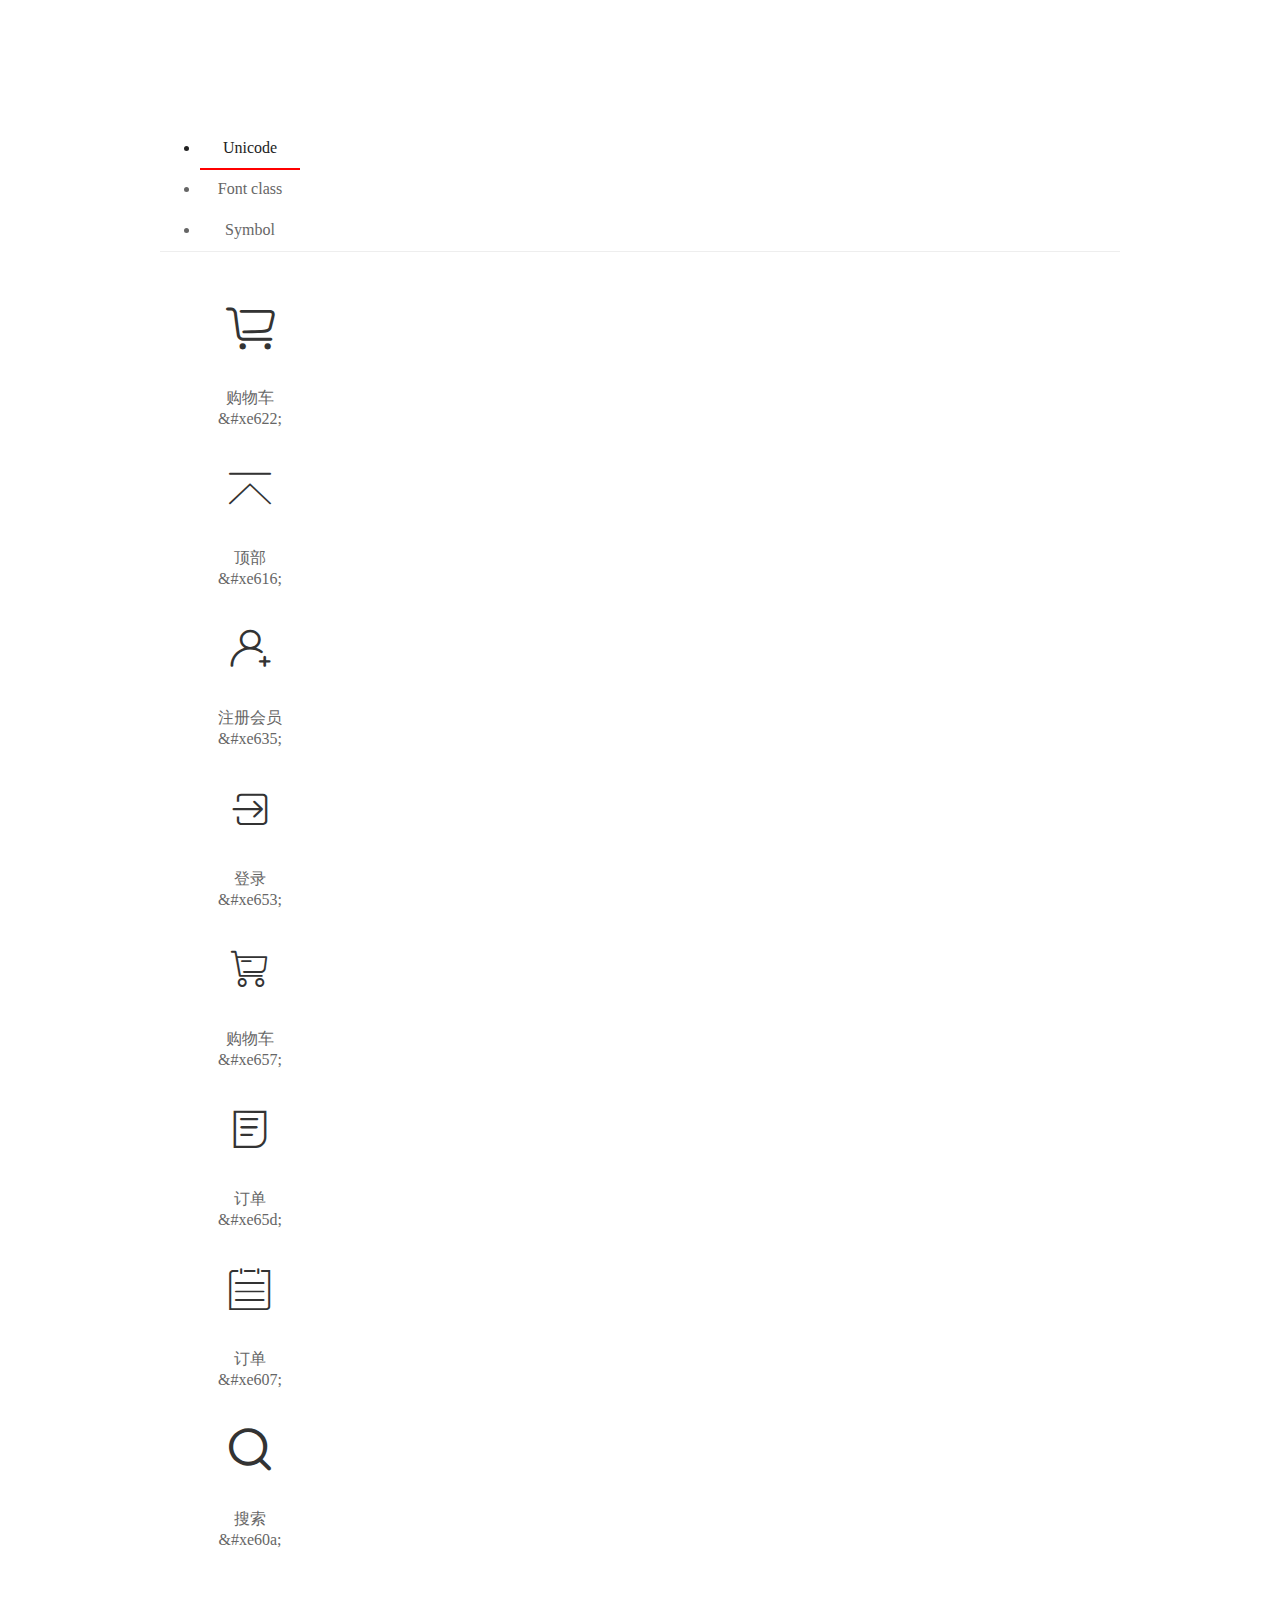
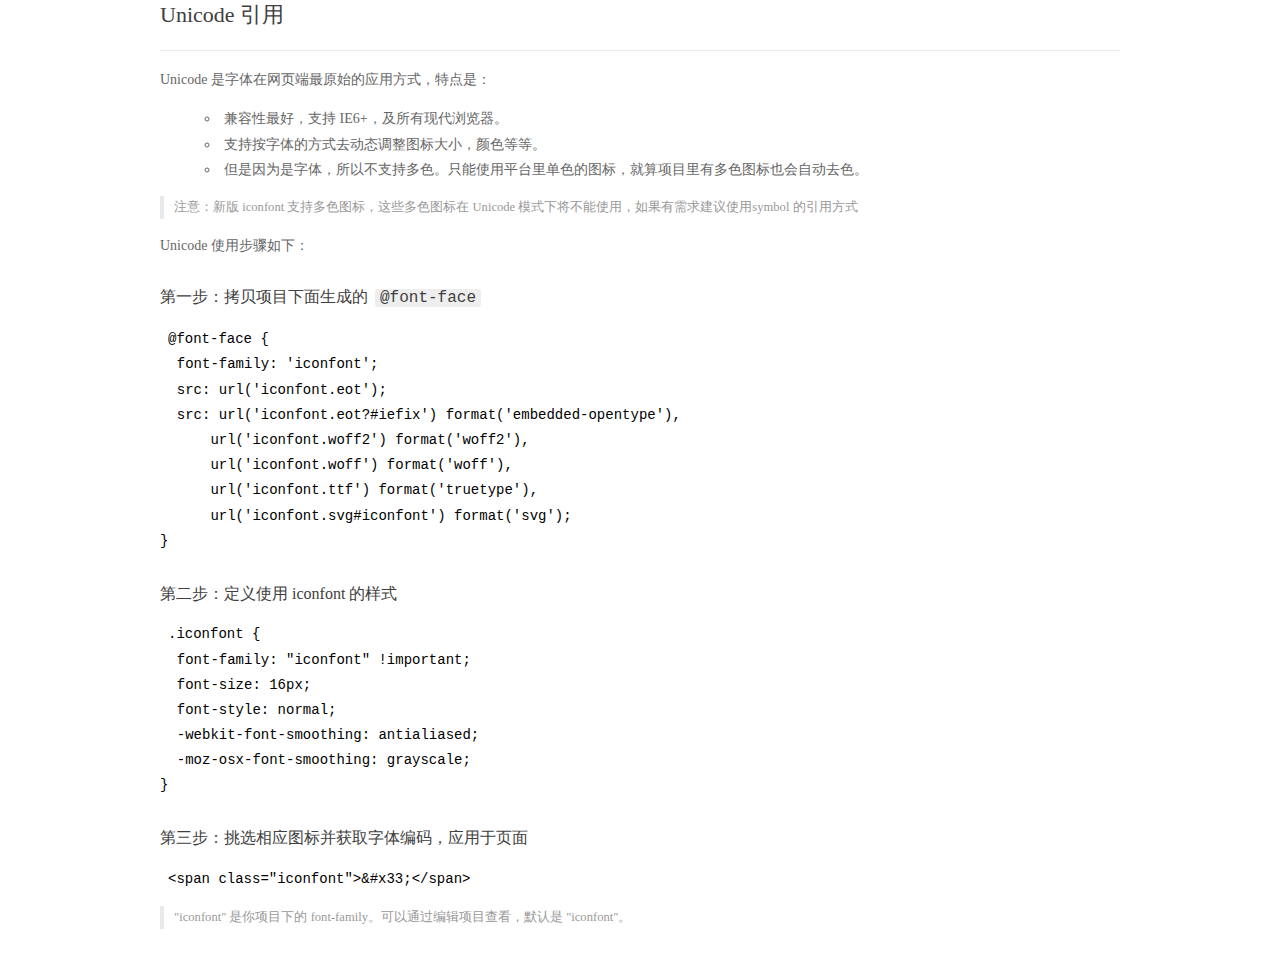
<file: font/fonts/demo_index.html>
<!DOCTYPE html>
<html>
<head>
  <meta charset="utf-8"/>
  <title>IconFont Demo</title>
  <link rel="shortcut icon" href="https://gtms04.alicdn.com/tps/i4/TB1_oz6GVXXXXaFXpXXJDFnIXXX-64-64.ico" type="image/x-icon"/>
  <link rel="stylesheet" href="https://g.alicdn.com/thx/cube/1.3.2/cube.min.css">
  <link rel="stylesheet" href="demo.css">
  <link rel="stylesheet" href="iconfont.css">
  <script src="iconfont.js"></script>
  <!-- jQuery -->
  <script src="https://a1.alicdn.com/oss/uploads/2018/12/26/7bfddb60-08e8-11e9-9b04-53e73bb6408b.js"></script>
  <!-- 代码高亮 -->
  <script src="https://a1.alicdn.com/oss/uploads/2018/12/26/a3f714d0-08e6-11e9-8a15-ebf944d7534c.js"></script>
</head>
<body>
  <div class="main">
    <h1 class="logo"><a href="https://www.iconfont.cn/" title="iconfont 首页" target="_blank">&#xe86b;</a></h1>
    <div class="nav-tabs">
      <ul id="tabs" class="dib-box">
        <li class="dib active"><span>Unicode</span></li>
        <li class="dib"><span>Font class</span></li>
        <li class="dib"><span>Symbol</span></li>
      </ul>
      
    </div>
    <div class="tab-container">
      <div class="content unicode" style="display: block;">
          <ul class="icon_lists dib-box">
          
            <li class="dib">
              <span class="icon iconfont">&#xe622;</span>
                <div class="name">购物车</div>
                <div class="code-name">&amp;#xe622;</div>
              </li>
          
            <li class="dib">
              <span class="icon iconfont">&#xe616;</span>
                <div class="name">顶部</div>
                <div class="code-name">&amp;#xe616;</div>
              </li>
          
            <li class="dib">
              <span class="icon iconfont">&#xe635;</span>
                <div class="name">注册会员</div>
                <div class="code-name">&amp;#xe635;</div>
              </li>
          
            <li class="dib">
              <span class="icon iconfont">&#xe653;</span>
                <div class="name">登录</div>
                <div class="code-name">&amp;#xe653;</div>
              </li>
          
            <li class="dib">
              <span class="icon iconfont">&#xe657;</span>
                <div class="name">购物车</div>
                <div class="code-name">&amp;#xe657;</div>
              </li>
          
            <li class="dib">
              <span class="icon iconfont">&#xe65d;</span>
                <div class="name">订单</div>
                <div class="code-name">&amp;#xe65d;</div>
              </li>
          
            <li class="dib">
              <span class="icon iconfont">&#xe607;</span>
                <div class="name">订单</div>
                <div class="code-name">&amp;#xe607;</div>
              </li>
          
            <li class="dib">
              <span class="icon iconfont">&#xe60a;</span>
                <div class="name">搜索</div>
                <div class="code-name">&amp;#xe60a;</div>
              </li>
          
          </ul>
          <div class="article markdown">
          <h2 id="unicode-">Unicode 引用</h2>
          <hr>

          <p>Unicode 是字体在网页端最原始的应用方式，特点是：</p>
          <ul>
            <li>兼容性最好，支持 IE6+，及所有现代浏览器。</li>
            <li>支持按字体的方式去动态调整图标大小，颜色等等。</li>
            <li>但是因为是字体，所以不支持多色。只能使用平台里单色的图标，就算项目里有多色图标也会自动去色。</li>
          </ul>
          <blockquote>
            <p>注意：新版 iconfont 支持多色图标，这些多色图标在 Unicode 模式下将不能使用，如果有需求建议使用symbol 的引用方式</p>
          </blockquote>
          <p>Unicode 使用步骤如下：</p>
          <h3 id="-font-face">第一步：拷贝项目下面生成的 <code>@font-face</code></h3>
<pre><code class="language-css"
>@font-face {
  font-family: 'iconfont';
  src: url('iconfont.eot');
  src: url('iconfont.eot?#iefix') format('embedded-opentype'),
      url('iconfont.woff2') format('woff2'),
      url('iconfont.woff') format('woff'),
      url('iconfont.ttf') format('truetype'),
      url('iconfont.svg#iconfont') format('svg');
}
</code></pre>
          <h3 id="-iconfont-">第二步：定义使用 iconfont 的样式</h3>
<pre><code class="language-css"
>.iconfont {
  font-family: "iconfont" !important;
  font-size: 16px;
  font-style: normal;
  -webkit-font-smoothing: antialiased;
  -moz-osx-font-smoothing: grayscale;
}
</code></pre>
          <h3 id="-">第三步：挑选相应图标并获取字体编码，应用于页面</h3>
<pre>
<code class="language-html"
>&lt;span class="iconfont"&gt;&amp;#x33;&lt;/span&gt;
</code></pre>
          <blockquote>
            <p>"iconfont" 是你项目下的 font-family。可以通过编辑项目查看，默认是 "iconfont"。</p>
          </blockquote>
          </div>
      </div>
      <div class="content font-class">
        <ul class="icon_lists dib-box">
          
          <li class="dib">
            <span class="icon iconfont icon-ziyuan"></span>
            <div class="name">
              购物车
            </div>
            <div class="code-name">.icon-ziyuan
            </div>
          </li>
          
          <li class="dib">
            <span class="icon iconfont icon-dingbu"></span>
            <div class="name">
              顶部
            </div>
            <div class="code-name">.icon-dingbu
            </div>
          </li>
          
          <li class="dib">
            <span class="icon iconfont icon-zhucehuiyuan"></span>
            <div class="name">
              注册会员
            </div>
            <div class="code-name">.icon-zhucehuiyuan
            </div>
          </li>
          
          <li class="dib">
            <span class="icon iconfont icon-denglu"></span>
            <div class="name">
              登录
            </div>
            <div class="code-name">.icon-denglu
            </div>
          </li>
          
          <li class="dib">
            <span class="icon iconfont icon-gouwuche"></span>
            <div class="name">
              购物车
            </div>
            <div class="code-name">.icon-gouwuche
            </div>
          </li>
          
          <li class="dib">
            <span class="icon iconfont icon-dingdan"></span>
            <div class="name">
              订单
            </div>
            <div class="code-name">.icon-dingdan
            </div>
          </li>
          
          <li class="dib">
            <span class="icon iconfont icon-dingdan1"></span>
            <div class="name">
              订单
            </div>
            <div class="code-name">.icon-dingdan1
            </div>
          </li>
          
          <li class="dib">
            <span class="icon iconfont icon-sousuo"></span>
            <div class="name">
              搜索
            </div>
            <div class="code-name">.icon-sousuo
            </div>
          </li>
          
        </ul>
        <div class="article markdown">
        <h2 id="font-class-">font-class 引用</h2>
        <hr>

        <p>font-class 是 Unicode 使用方式的一种变种，主要是解决 Unicode 书写不直观，语意不明确的问题。</p>
        <p>与 Unicode 使用方式相比，具有如下特点：</p>
        <ul>
          <li>兼容性良好，支持 IE8+，及所有现代浏览器。</li>
          <li>相比于 Unicode 语意明确，书写更直观。可以很容易分辨这个 icon 是什么。</li>
          <li>因为使用 class 来定义图标，所以当要替换图标时，只需要修改 class 里面的 Unicode 引用。</li>
          <li>不过因为本质上还是使用的字体，所以多色图标还是不支持的。</li>
        </ul>
        <p>使用步骤如下：</p>
        <h3 id="-fontclass-">第一步：引入项目下面生成的 fontclass 代码：</h3>
<pre><code class="language-html">&lt;link rel="stylesheet" href="./iconfont.css"&gt;
</code></pre>
        <h3 id="-">第二步：挑选相应图标并获取类名，应用于页面：</h3>
<pre><code class="language-html">&lt;span class="iconfont icon-xxx"&gt;&lt;/span&gt;
</code></pre>
        <blockquote>
          <p>"
            iconfont" 是你项目下的 font-family。可以通过编辑项目查看，默认是 "iconfont"。</p>
        </blockquote>
      </div>
      </div>
      <div class="content symbol">
          <ul class="icon_lists dib-box">
          
            <li class="dib">
                <svg class="icon svg-icon" aria-hidden="true">
                  <use xlink:href="#icon-ziyuan"></use>
                </svg>
                <div class="name">购物车</div>
                <div class="code-name">#icon-ziyuan</div>
            </li>
          
            <li class="dib">
                <svg class="icon svg-icon" aria-hidden="true">
                  <use xlink:href="#icon-dingbu"></use>
                </svg>
                <div class="name">顶部</div>
                <div class="code-name">#icon-dingbu</div>
            </li>
          
            <li class="dib">
                <svg class="icon svg-icon" aria-hidden="true">
                  <use xlink:href="#icon-zhucehuiyuan"></use>
                </svg>
                <div class="name">注册会员</div>
                <div class="code-name">#icon-zhucehuiyuan</div>
            </li>
          
            <li class="dib">
                <svg class="icon svg-icon" aria-hidden="true">
                  <use xlink:href="#icon-denglu"></use>
                </svg>
                <div class="name">登录</div>
                <div class="code-name">#icon-denglu</div>
            </li>
          
            <li class="dib">
                <svg class="icon svg-icon" aria-hidden="true">
                  <use xlink:href="#icon-gouwuche"></use>
                </svg>
                <div class="name">购物车</div>
                <div class="code-name">#icon-gouwuche</div>
            </li>
          
            <li class="dib">
                <svg class="icon svg-icon" aria-hidden="true">
                  <use xlink:href="#icon-dingdan"></use>
                </svg>
                <div class="name">订单</div>
                <div class="code-name">#icon-dingdan</div>
            </li>
          
            <li class="dib">
                <svg class="icon svg-icon" aria-hidden="true">
                  <use xlink:href="#icon-dingdan1"></use>
                </svg>
                <div class="name">订单</div>
                <div class="code-name">#icon-dingdan1</div>
            </li>
          
            <li class="dib">
                <svg class="icon svg-icon" aria-hidden="true">
                  <use xlink:href="#icon-sousuo"></use>
                </svg>
                <div class="name">搜索</div>
                <div class="code-name">#icon-sousuo</div>
            </li>
          
          </ul>
          <div class="article markdown">
          <h2 id="symbol-">Symbol 引用</h2>
          <hr>

          <p>这是一种全新的使用方式，应该说这才是未来的主流，也是平台目前推荐的用法。相关介绍可以参考这篇<a href="">文章</a>
            这种用法其实是做了一个 SVG 的集合，与另外两种相比具有如下特点：</p>
          <ul>
            <li>支持多色图标了，不再受单色限制。</li>
            <li>通过一些技巧，支持像字体那样，通过 <code>font-size</code>, <code>color</code> 来调整样式。</li>
            <li>兼容性较差，支持 IE9+，及现代浏览器。</li>
            <li>浏览器渲染 SVG 的性能一般，还不如 png。</li>
          </ul>
          <p>使用步骤如下：</p>
          <h3 id="-symbol-">第一步：引入项目下面生成的 symbol 代码：</h3>
<pre><code class="language-html">&lt;script src="./iconfont.js"&gt;&lt;/script&gt;
</code></pre>
          <h3 id="-css-">第二步：加入通用 CSS 代码（引入一次就行）：</h3>
<pre><code class="language-html">&lt;style&gt;
.icon {
  width: 1em;
  height: 1em;
  vertical-align: -0.15em;
  fill: currentColor;
  overflow: hidden;
}
&lt;/style&gt;
</code></pre>
          <h3 id="-">第三步：挑选相应图标并获取类名，应用于页面：</h3>
<pre><code class="language-html">&lt;svg class="icon" aria-hidden="true"&gt;
  &lt;use xlink:href="#icon-xxx"&gt;&lt;/use&gt;
&lt;/svg&gt;
</code></pre>
          </div>
      </div>

    </div>
  </div>
  <script>
  $(document).ready(function () {
      $('.tab-container .content:first').show()

      $('#tabs li').click(function (e) {
        var tabContent = $('.tab-container .content')
        var index = $(this).index()

        if ($(this).hasClass('active')) {
          return
        } else {
          $('#tabs li').removeClass('active')
          $(this).addClass('active')

          tabContent.hide().eq(index).fadeIn()
        }
      })
    })
  </script>
</body>
</html>
</file>
<file: css/index.css>
body{
	background-image:url('../img/b2.jpg');
	background-size:cover;
	background-position: center center;
	background-attachment: fixed;
	background-repeat: no-repeat;
	width: 100%;
	height: 100%;

}

*{
    margin:0;
    padding:0;
    font-size:14px;
}
img{
	border: 0 none;display: block;}

.top{
	background-color: #F7F7F7;
	height: 35px;
	border-bottom: 1px solid #D8D8D8;
	position: fixed;
	top: 0;
	left: 0;
	right: 0;
	z-index: 999;
}
.topl{
	line-height: 35px;
	margin-left:150px;
	float: left;
	font-size: 15px;
}

.topr{
	float: right;
}
.topr ul li{
	float: left;
	padding-right:20px;
	line-height: 35px;
    list-style: none;
}
.topr ul li a:hover{
	color: #ff6700;
}
.topr ul li a{
	text-decoration: none;
	color: #000;
}
.logo{
	width: 1100px;
	height: 80px;
    margin-top: 50px;
}
.logol{
	width:225px;
	height:60px;
	margin: 19px 0 0px 9px;
	background:url(../img/1.png) ;background-size:100% 100%;
}
.header-search {
	float: right;
	width: 500px;
	height: 40px;
	margin-top: -60px;
}

.header-search .search-form {
	position: relative;
	display: block;
	width: 500px;
	height: 40px;
}
.header-search .search-form .search-text {
	position: absolute;
	top: 0;
	right: 50px;
	display: block;
	width: 450px;
    height: 40px;
    padding: 15px;
	line-height: 40px;
	border: 2px solid rgb(3, 163, 102);
	border-radius:10px;
	outline: 0;
	margin:0 20px;
	background: 0%;
}
.header-search .search-form .search-btn {
	position: absolute;
    border-style: none;
	top: 0;
	right: 0;
	display: block;
	width: 65px;
	height: 40px;
	border: 2px solid #e0e0e0;
	font-size: 20px;
	line-height: 24px;
	background:rgb(3, 163, 102);
	color: #616161;
	outline: 0;
	border-radius:10px;
}
.header-search .search-form .search-btn:hover {
	background-color: rgb(43, 99, 134);
	color: #fff;
}
.na{
	height:40px;
	width:100%;border-bottom:rgb(3, 163, 102) solid 2px;

}
.nav{
	width: 1100px;
	height: 40px;
	margin-left:130px ;


}
.nav li{
	padding: 0 30px 0 30px;
	line-height: 40px;
	float:left;
	font-size: 16px;

	list-style: none;

}
.nav li a{
	color:#333;
	text-decoration: none;
}
.nav .dropdown:hover {
	background-color:#0266A3;
}
.nav li:hover a{
	color: white;
}


.dropdown {
	position: relative;

}

.dropdown ul {
	display: none;
	position: absolute;
	margin-left: -20px;
	z-index: 200;
}

.dropdown:hover ul {
	display: block;
	background:#fff;
	border-radius:10px;
	border:solid 1px #000;
	min-width: 130px;
}

.dropdown  ul  li{
	padding:5px 12px;
	display:block;
	line-height:30px;
	font-size:14px;

}

.nav  ul .dropdown ul  li  a{
	text-decoration: none;
	color:#000;

}

.na ul .dropdown  ul li :hover{
	color:rgb(3, 163, 102);

}

#photo-list {
	width:900px;
	height:200px;
	margin-top:-10px;
	overflow:hidden;
	float:left;

}
#photo-list ul {
	list-style:none;
}
#photo-list li {
	float:left;
}
#photo-list img {
	background:0%; padding:30px;
}
.actl img{
	width:200px;
	height:198px;

}
.actl{
	width:200px;
	height:198px;

	float: left;
	margin:10px 0px 0px 0px;
	border-radius: 10px;
}
.act{
	height:250px;
	width: 1100px;
	margin: 10px 0 0 73px ;
}
.act .topic{

	color: rgb(3, 163, 102);
	font-style: oblique;
	font-size: 24px;
}


.material{
	width: 1100px;
	height: 300px;
	margin: 10px 0 0 73px ;
	line-height: 34px;
	background:0%;

}
.material .topic{
	color: rgb(3, 163, 102);
	font-style: oblique;
	font-size: 24px;
}

.seckill-goods{
	width:1100px;
	margin-top:10px;
	height:600px;
}
.seckill-goods .active,.first-b .active{
	display: block;
}
.seckill-goods ul,.first-b ul {
	display: none;
	list-style-type: none;

}
.seckill-goods li {
	float: left;
	width: 250px;
	height: 110px;
	background:0%;
	margin: 13px 25px  20px 0px;
	list-style: none;
}
.seckill-goods .bg ,.first-b .bg{
	float: left;
	width: 110px;
	height: 110px;
	border: 1px solid rgb(197, 218, 213);

}
.seckill-goods .bg img,.first-b .bg img{
	height: 110px;
	width:110px;
}
.seckill-goods .info ,.first .info{
	margin-left: 130px;
	width: 190px;
	height: 110px;
	padding-top: 13px;
}
.seckill-goods .info .name ,.first .info .name{
	font-size: 16px;
	color: #333;
	height: 20px;
	line-height: 20px;
	display: block;
	white-space: nowrap;
	overflow: hidden;
	text-overflow: ellipsis;
	text-decoration: none;
}
.seckill-goods .info .price,.first .info .price{
	font-size: 16px;
	line-height: 20px;
	color: #f1393a;
	display: block;
	white-space: nowrap;
	overflow: hidden;
	text-overflow: ellipsis;
	margin-top: 17px;
	margin-bottom: 0;
	text-decoration: none;
}
.seckill-goods .info .price del , .first .info .price del{
	color: #999;
	font-size: 12px;
	line-height: 12px;
	margin-left: 10px;
}

.remen{
	width:1100px;
	height:440px;
	line-height: 34px;
	background:0%;
	margin: 43px 0 0 73px ;

}
.remen .topic{
	color: rgb(3, 163, 102);
	font-style: oblique;
	font-size: 24px;
}
.first{
	width:860px;
	height:380px;
	border:rgb(165, 196, 167) 1px solid;
	border-radius:10px;
	margin-top: 10px;
	margin-right: 30px;
	float:left;
}
.order{
	width:110px;
	margin-top: 20px;
	margin-right: 57px;
	float:right;
}
.first-t{
	width:800px;
	height: 150px;
	margin-top: 10px;
	margin-left: 10px;
	padding: 8px;
}
.first-t-l{
	width:150px;
	height: 150px;
	float: left;
}
.first-t-l img{
	width:150px;
	height: 150px;
}
.first-t-r p {
	width: 580px;
	height: 100px;
	text-indent: 2em
}
.first-t-r{
	width: 600px;
	height: 150px;
	float: left;
	margin-top: 10px;
	margin-left: 40px;
}
.zi{
	border-bottom:rgb(165, 196, 167) 1px dashed;
	width:850px;
	height: 25px;
	margin-top: 25px;
	margin-left: 25px;
	font-size:16px;
	color: rgb(3, 163, 102);
}
.first-b{
	width: 900px;
	height: 200px;
	margin-top:30px;

}
.first-b li {
	float: left;
	width: 250px;
	height: 110px;
	background:0%;
	list-style: none;
	margin-left:35px;
}
.order ul{
	list-style-type: none;
}
.order li{
	font-size: 15px;
	margin-top:2px;
	background: #e0e0e0;
	padding-left: 15px;
	border-radius: 3px;
}
.order li:hover{
	color:rgb(3, 163, 102);
	font-size: 16px;
	cursor: pointer;
}
@font-face {
	font-family: 'iconfont';
	src: url('../font/fonts/iconfont.eot');
	src: url('../font/fonts/iconfont.eot?#iefix') format('../fonts/embedded-opentype'),
	url('../font/fonts/iconfont.woff2') format('woff2'),
	url('../font/fonts/iconfont.woff') format('woff'),
	url('../font/fonts/iconfont.ttf') format('truetype'),
	url('../font/fonts/iconfont.svg#iconfont') format('svg');
}

.iconfont {
	font-family: "iconfont" !important;
	font-size: 16px;
	font-style: normal;
	-webkit-font-smoothing: antialiased;
	-moz-osx-font-smoothing: grayscale;
}
.guide{width:50px;
	margin-left:1180px;
	position:fixed;
	bottom:110px;
	background: #e0e0e0;
}
.guide a{display:block;
	width:50px;height:55px;
	text-decoration:none;font:14px "Microsoft YaHei";
	text-align:center;
	line-height: 20px;
	color:rgb(108, 57, 211);
	border-radius:2px;}
.guide a:hover {display:block;width:50px;background:rgb(3, 163, 102);color:#FFF}
.guide .dingdan{background-position:-84px -236px;padding-top:20px;}
.guide .report{background-position:-146px -236px;padding-top:20px;}
.guide .edit{background-position:-83px -185px;padding-top: 20px;}
.guide .top2{background-position:-145px -185px;padding-top:20px;}

.guide  .iconfont {
	font-family: "iconfont" !important;
	font-size: 20px;
	font-style: normal;
	-webkit-font-smoothing: antialiased;
	-moz-osx-font-smoothing: grayscale;
}
.bottom{
	border-top: 2px solid rgb(3, 163, 102);
	margin-top: 45px;
}
.bottom_t{
	background-color: #fff;
    border-bottom: 1px  solid #ebebeb;
}
.inner{
    padding: 15px 0 15px 0;
    width: 100%;
    height: 65px;
    display: flex;
    justify-content: center;
}
.inner .footer{

	height: 65px;
	width: 200px;
    cursor: pointer;

}
.inner .pic01 {
    background:url(../img/d1.png) no-repeat;
	
}
.inner .pic02 {
	background:url(../img/d2.png) no-repeat;
	
}
.inner .pic03 {
	background:url(../img/d3.png) no-repeat;
	
}
.inner .pic04 {
	background:url(../img/d4.png) no-repeat;
	
}
.bottom_m{
	width: 1000px;
	height: 150px;
	margin: 0 auto;
	padding:20px;
}
.bottom_m span{
	display: block;
}
.f_title{
	font-size: 16px;
	font-family: 'Microsoft Yahei';
	margin-top:auto;
}
.bottom_m .sort{
	width: 154px;
	float: left;
	text-align: center;
	padding-top: 10px;
}
.sort ul li {
	margin: 0;
	padding: 2px;
	list-style-type:none;
}
.sort ul li a{
	text-decoration: none;
	font-size: 13px;
	color: #7d7d7d;
}
.bottom_b{
	border-top: 1px solid #ebebeb;
	width: 100%;
	height: 50px;
	min-width: 960px;
	padding: 17px 0 50px;
}
.bottom_nav{
	text-align: center;
	line-height: 20px;

}
.bottom_nav  a{
	text-decoration: none;
	font-size: 14px;
	color: #7d7d7d;
	padding-left: 10px;
	padding-right: 10px;
}



#box_autoplay {
	width: 100%;
	position: relative;
	height:600px;
	background:#fff;
	border-radius:5px;
	cursor:pointer;

}
#box_autoplay .list {
	position:relative;
	width:100%;
	height:600px;
    overflow:hidden;
}
#box_autoplay .list ul {
	position:absolute;
	top:0;
    left:0;
}
#box_autoplay .list li {
	width:100%;
    height:600px;
    float: left;
    overflow:hidden;
    list-style: none;
}
#box_autoplay .list li img{
	width:100%;
	height:600px;
	overflow:hidden;
}
</file>
<file: css/zc.css>
html{
    font-size:14px;
}
body{
    background:#f8f8f8;
}
.top{
    background-color: #fff;
    height: 75px;
    width: 900px;
    margin: 0 auto;
    border-bottom: rgb(3, 163, 102) 3px solid;
}
.topl{
    background: url('../img/zhuceb.jpg'); background-size:100% 100%;;
    height: 70px;
    width: 225px;
    float: left;
}
@font-face {
    font-family: 'iconfont';
    src: url('../font/fonts/iconfont.eot');
    src: url('../font/fonts/iconfont.eot?#iefix') format('../fonts/embedded-opentype'),
    url('../font/fonts/iconfont.woff2') format('woff2'),
    url('../font/fonts/iconfont.woff') format('woff'),
    url('../font/fonts/iconfont.ttf') format('truetype'),
    url('../font/fonts/iconfont.svg#iconfont') format('svg');
}

.iconfont {
    font-family: "iconfont" !important;
    font-size: 16px;
    font-style: normal;
    -webkit-font-smoothing: antialiased;
    -moz-osx-font-smoothing: grayscale;
}

.topr{
    float: right;
}
.toprt ul li{
    float: right;
    padding-right:10px;
    line-height: 20px;
    list-style: none;
}
.toprt ul li a:hover{
    color: #ff6700;
}
.toprt ul li a{
    text-decoration: none;
    color: #000;
    font-size: 14px;
}
.toprb{
    clear:both;
    margin:20px 0 0 180px;
    line-height: 40px;
    font-size: 20px;
}
.dowebok {  background: #fff;
    width: 900px;
    height:700px;
    margin: 30px auto;
    overflow: hidden;
    box-shadow:rgb(3, 163, 102) ;}
.logo {
    width: 765px;
    height: 20px; margin: 10px auto 40px;
    background: #f8f8f8;
    border: rgb(3, 163, 102) 1px solid; }
.logol{
    width: 20px;
    height: 18px;
    background: url(../img/tishi.png) no-repeat;
    float: left;
    margin: 2px 0 0 3px;
}
.logor{
    width:740px;
    height: 18px;
    float: left;
    margin: 2px 0 2px 2px ;
}
a {
    color: #555;
    text-decoration: none; }

.formz{
    width: 460px;
    margin: 0 auto;
}

.formz  .input {
    border: 1px solid #ddeafb;
    width: 450px;
    height: 40px;
    box-sizing: border-box;
    outline: none;
    border-radius: 5px;
    padding:10px 0 9px  35px;
    margin:0 auto;
}

.hint {
    font-size: 12px;
    text-align: right;
    padding-right: 10px;
    margin-bottom: 15px;
    visibility: hidden; }

.right {
    border-color: #1dc091; }

.hint_right {
    color: #1dc091; }

.wrong {
    border-color: #EA5A70; }

.hint_wrong {
    color: #EA5A70; }

input[type=submit],
.button {
    display: block;
    margin: 0 auto;
    line-height: 20px;
    font-size: 20px;
    color: #fff;
    background: #0f88eb;
    border: 0; }
.seckill-nav ul {
    border-bottom: #e9e4e4 1px solid;
    height: 50px;
}
.seckill-nav ul li a{
    font-family: "华文行楷";
    font-size: 23px;
}
.seckill-nav .yonghu {
    display: block;
    float: left;
    color:#000;
    width: 140px;
    height: 50px;
    line-height: 55px;
    font-size: 18px;
    text-align: center;
    cursor: pointer;
    margin-right: 10px;
    text-decoration: none;
    background: #fff;
    border: #e9e4e4 1px solid;
    border-bottom: none;
}
.seckill-nav .qiye{
    display: block;
    float: left;
    color:#000;
    width: 140px;
    height: 50px;
    line-height: 55px;
    font-size: 18px;
    text-align: center;
    cursor: pointer;
    margin-right: 10px;
    text-decoration: none;
    background: #e9e4e4;
}
.form-itemm button { width: 450px; height: 50px; border: 0;
    font-size: 18px; color: #fff;
    outline: none; cursor: pointer; background-color: rgb(3, 163, 102);
    margin-top:20px;}
.seckill-nav .yonghu a,.seckill-nav .qiye a{text-decoration: none;}
.register-box.xieyi{
    height: 20px;
    margin: 10px 0 10px 0;
    color: #ff6700;
    margin-left: 220px;
}
#user_name{ background: url(../img/denglu.png) 10px 10px no-repeat; }
#phone{ background: url(../img/dianhua.png) 10px 10px no-repeat; }
#password{ background: url(../img/mima.png) 10px 10px no-repeat; }
#repassword{ background: url(../img/queren.png) 10px 10px no-repeat; }
#user_email{ background: url(../img/youxiang.png) 10px 10px no-repeat; }
</file>
<file: css/login.css>
* { 
    margin: 0; 
    padding: 0; 
}
body{
    background-color: #fff;
}
.dowebok {
float: right;
margin: 75px 30px 0 0;
width: 350px; height:400px;
border: 2px solid #D8D8D8;
overflow: hidden;}
.logo
{ border: none;
    width: 50px;
height: 50px;
margin: 20px auto 35px;
background: url(../img/icon.png) 0 0 no-repeat; }
#user_name{ background: url(../img/denglu.png) 10px 10px no-repeat; }
#password { background: url(../img/mima.png) 10px 10px no-repeat; }
.photo{width:800px;height:530px;
margin: 15px 0 0 30px;
float: left;
    border:none ;
}
.photo img{
width: 760px;height: 530px;
    border:none ;
}
input, textarea {
border: 1px solid #ddeafb; }
input[type=submit],
input[type=button] {
cursor: pointer; }
input {
width: 300px;
box-sizing: border-box;
outline: none;
padding:10px 0 9px  35px;
margin:5px 0 3px 18px;
border-radius: 5px; }
.hint {
font-size: 12px;
text-align: right;
padding-right: 10px;
margin-bottom: 5px;
visibility: hidden; }
input[type=submit],
.button {
display: block;
margin: 0 3px 0 18px;
line-height: 18px;
font-size: 18px;
color: #fff;
background: rgb(3, 163, 102);
border-radius: 20px;
}
.forget { width: 300px; margin: 20px auto 0;font-size: 14px;  }
.forget a { color: rgb(3, 163, 102);  text-decoration: none;  }
</file>
<file: font/font2/demo.css>
/* Logo 字体 */
@font-face {
  font-family: "iconfont logo";
  src: url('https://at.alicdn.com/t/font_985780_km7mi63cihi.eot?t=1545807318834');
  src: url('https://at.alicdn.com/t/font_985780_km7mi63cihi.eot?t=1545807318834#iefix') format('embedded-opentype'),
    url('https://at.alicdn.com/t/font_985780_km7mi63cihi.woff?t=1545807318834') format('woff'),
    url('https://at.alicdn.com/t/font_985780_km7mi63cihi.ttf?t=1545807318834') format('truetype'),
    url('https://at.alicdn.com/t/font_985780_km7mi63cihi.svg?t=1545807318834#iconfont') format('svg');
}

.logo {
  font-family: "iconfont logo";
  font-size: 160px;
  font-style: normal;
  -webkit-font-smoothing: antialiased;
  -moz-osx-font-smoothing: grayscale;
}

/* tabs */
.nav-tabs {
  position: relative;
}

.nav-tabs .nav-more {
  position: absolute;
  right: 0;
  bottom: 0;
  height: 42px;
  line-height: 42px;
  color: #666;
}

#tabs {
  border-bottom: 1px solid #eee;
}

#tabs li {
  cursor: pointer;
  width: 100px;
  height: 40px;
  line-height: 40px;
  text-align: center;
  font-size: 16px;
  border-bottom: 2px solid transparent;
  position: relative;
  z-index: 1;
  margin-bottom: -1px;
  color: #666;
}


#tabs .active {
  border-bottom-color: #f00;
  color: #222;
}

.tab-container .content {
  display: none;
}

/* 页面布局 */
.main {
  padding: 30px 100px;
  width: 960px;
  margin: 0 auto;
}

.main .logo {
  color: #333;
  text-align: left;
  margin-bottom: 30px;
  line-height: 1;
  height: 110px;
  margin-top: -50px;
  overflow: hidden;
  *zoom: 1;
}

.main .logo a {
  font-size: 160px;
  color: #333;
}

.helps {
  margin-top: 40px;
}

.helps pre {
  padding: 20px;
  margin: 10px 0;
  border: solid 1px #e7e1cd;
  background-color: #fffdef;
  overflow: auto;
}

.icon_lists {
  width: 100% !important;
  overflow: hidden;
  *zoom: 1;
}

.icon_lists li {
  width: 100px;
  margin-bottom: 10px;
  margin-right: 20px;
  text-align: center;
  list-style: none !important;
  cursor: default;
}

.icon_lists li .code-name {
  line-height: 1.2;
}

.icon_lists .icon {
  display: block;
  height: 100px;
  line-height: 100px;
  font-size: 42px;
  margin: 10px auto;
  color: #333;
  -webkit-transition: font-size 0.25s linear, width 0.25s linear;
  -moz-transition: font-size 0.25s linear, width 0.25s linear;
  transition: font-size 0.25s linear, width 0.25s linear;
}

.icon_lists .icon:hover {
  font-size: 100px;
}

.icon_lists .svg-icon {
  /* 通过设置 font-size 来改变图标大小 */
  width: 1em;
  /* 图标和文字相邻时，垂直对齐 */
  vertical-align: -0.15em;
  /* 通过设置 color 来改变 SVG 的颜色/fill */
  fill: currentColor;
  /* path 和 stroke 溢出 viewBox 部分在 IE 下会显示
      normalize.css 中也包含这行 */
  overflow: hidden;
}

.icon_lists li .name,
.icon_lists li .code-name {
  color: #666;
}

/* markdown 样式 */
.markdown {
  color: #666;
  font-size: 14px;
  line-height: 1.8;
}

.highlight {
  line-height: 1.5;
}

.markdown img {
  vertical-align: middle;
  max-width: 100%;
}

.markdown h1 {
  color: #404040;
  font-weight: 500;
  line-height: 40px;
  margin-bottom: 24px;
}

.markdown h2,
.markdown h3,
.markdown h4,
.markdown h5,
.markdown h6 {
  color: #404040;
  margin: 1.6em 0 0.6em 0;
  font-weight: 500;
  clear: both;
}

.markdown h1 {
  font-size: 28px;
}

.markdown h2 {
  font-size: 22px;
}

.markdown h3 {
  font-size: 16px;
}

.markdown h4 {
  font-size: 14px;
}

.markdown h5 {
  font-size: 12px;
}

.markdown h6 {
  font-size: 12px;
}

.markdown hr {
  height: 1px;
  border: 0;
  background: #e9e9e9;
  margin: 16px 0;
  clear: both;
}

.markdown p {
  margin: 1em 0;
}

.markdown>p,
.markdown>blockquote,
.markdown>.highlight,
.markdown>ol,
.markdown>ul {
  width: 80%;
}

.markdown ul>li {
  list-style: circle;
}

.markdown>ul li,
.markdown blockquote ul>li {
  margin-left: 20px;
  padding-left: 4px;
}

.markdown>ul li p,
.markdown>ol li p {
  margin: 0.6em 0;
}

.markdown ol>li {
  list-style: decimal;
}

.markdown>ol li,
.markdown blockquote ol>li {
  margin-left: 20px;
  padding-left: 4px;
}

.markdown code {
  margin: 0 3px;
  padding: 0 5px;
  background: #eee;
  border-radius: 3px;
}

.markdown strong,
.markdown b {
  font-weight: 600;
}

.markdown>table {
  border-collapse: collapse;
  border-spacing: 0px;
  empty-cells: show;
  border: 1px solid #e9e9e9;
  width: 95%;
  margin-bottom: 24px;
}

.markdown>table th {
  white-space: nowrap;
  color: #333;
  font-weight: 600;
}

.markdown>table th,
.markdown>table td {
  border: 1px solid #e9e9e9;
  padding: 8px 16px;
  text-align: left;
}

.markdown>table th {
  background: #F7F7F7;
}

.markdown blockquote {
  font-size: 90%;
  color: #999;
  border-left: 4px solid #e9e9e9;
  padding-left: 0.8em;
  margin: 1em 0;
}

.markdown blockquote p {
  margin: 0;
}

.markdown .anchor {
  opacity: 0;
  transition: opacity 0.3s ease;
  margin-left: 8px;
}

.markdown .waiting {
  color: #ccc;
}

.markdown h1:hover .anchor,
.markdown h2:hover .anchor,
.markdown h3:hover .anchor,
.markdown h4:hover .anchor,
.markdown h5:hover .anchor,
.markdown h6:hover .anchor {
  opacity: 1;
  display: inline-block;
}

.markdown>br,
.markdown>p>br {
  clear: both;
}


.hljs {
  display: block;
  background: white;
  padding: 0.5em;
  color: #333333;
  overflow-x: auto;
}

.hljs-comment,
.hljs-meta {
  color: #969896;
}

.hljs-string,
.hljs-variable,
.hljs-template-variable,
.hljs-strong,
.hljs-emphasis,
.hljs-quote {
  color: #df5000;
}

.hljs-keyword,
.hljs-selector-tag,
.hljs-type {
  color: #a71d5d;
}

.hljs-literal,
.hljs-symbol,
.hljs-bullet,
.hljs-attribute {
  color: #0086b3;
}

.hljs-section,
.hljs-name {
  color: #63a35c;
}

.hljs-tag {
  color: #333333;
}

.hljs-title,
.hljs-attr,
.hljs-selector-id,
.hljs-selector-class,
.hljs-selector-attr,
.hljs-selector-pseudo {
  color: #795da3;
}

.hljs-addition {
  color: #55a532;
  background-color: #eaffea;
}

.hljs-deletion {
  color: #bd2c00;
  background-color: #ffecec;
}

.hljs-link {
  text-decoration: underline;
}

/* 代码高亮 */
/* PrismJS 1.15.0
https://prismjs.com/download.html#themes=prism&languages=markup+css+clike+javascript */
/**
 * prism.js default theme for JavaScript, CSS and HTML
 * Based on dabblet (http://dabblet.com)
 * @author Lea Verou
 */
code[class*="language-"],
pre[class*="language-"] {
  color: black;
  background: none;
  text-shadow: 0 1px white;
  font-family: Consolas, Monaco, 'Andale Mono', 'Ubuntu Mono', monospace;
  text-align: left;
  white-space: pre;
  word-spacing: normal;
  word-break: normal;
  word-wrap: normal;
  line-height: 1.5;

  -moz-tab-size: 4;
  -o-tab-size: 4;
  tab-size: 4;

  -webkit-hyphens: none;
  -moz-hyphens: none;
  -ms-hyphens: none;
  hyphens: none;
}

pre[class*="language-"]::-moz-selection,
pre[class*="language-"] ::-moz-selection,
code[class*="language-"]::-moz-selection,
code[class*="language-"] ::-moz-selection {
  text-shadow: none;
  background: #b3d4fc;
}

pre[class*="language-"]::selection,
pre[class*="language-"] ::selection,
code[class*="language-"]::selection,
code[class*="language-"] ::selection {
  text-shadow: none;
  background: #b3d4fc;
}

@media print {

  code[class*="language-"],
  pre[class*="language-"] {
    text-shadow: none;
  }
}

/* Code blocks */
pre[class*="language-"] {
  padding: 1em;
  margin: .5em 0;
  overflow: auto;
}

:not(pre)>code[class*="language-"],
pre[class*="language-"] {
  background: #f5f2f0;
}

/* Inline code */
:not(pre)>code[class*="language-"] {
  padding: .1em;
  border-radius: .3em;
  white-space: normal;
}

.token.comment,
.token.prolog,
.token.doctype,
.token.cdata {
  color: slategray;
}

.token.punctuation {
  color: #999;
}

.namespace {
  opacity: .7;
}

.token.property,
.token.tag,
.token.boolean,
.token.number,
.token.constant,
.token.symbol,
.token.deleted {
  color: #905;
}

.token.selector,
.token.attr-name,
.token.string,
.token.char,
.token.builtin,
.token.inserted {
  color: #690;
}

.token.operator,
.token.entity,
.token.url,
.language-css .token.string,
.style .token.string {
  color: #9a6e3a;
  background: hsla(0, 0%, 100%, .5);
}

.token.atrule,
.token.attr-value,
.token.keyword {
  color: #07a;
}

.token.function,
.token.class-name {
  color: #DD4A68;
}

.token.regex,
.token.important,
.token.variable {
  color: #e90;
}

.token.important,
.token.bold {
  font-weight: bold;
}

.token.italic {
  font-style: italic;
}

.token.entity {
  cursor: help;
}
</file>
<file: font/font2/iconfont.css>
@font-face {font-family: "iconfont";
  src: url('iconfont.eot?t=1570592087149'); /* IE9 */
  src: url('iconfont.eot?t=1570592087149#iefix') format('embedded-opentype'), /* IE6-IE8 */
  url('[data-uri]') format('woff2'),
  url('iconfont.woff?t=1570592087149') format('woff'),
  url('iconfont.ttf?t=1570592087149') format('truetype'), /* chrome, firefox, opera, Safari, Android, iOS 4.2+ */
  url('iconfont.svg?t=1570592087149#iconfont') format('svg'); /* iOS 4.1- */
}

.iconfont {
  font-family: "iconfont" !important;
  font-size: 16px;
  font-style: normal;
  -webkit-font-smoothing: antialiased;
  -moz-osx-font-smoothing: grayscale;
}

.icon-protect:before {
  content: "\e69e";
}

.icon-locking:before {
  content: "\e69f";
}

.icon-relationship:before {
  content: "\e6a0";
}

.icon-callout:before {
  content: "\e6a1";
}
</file>
<file: font/fonts/demo.css>
/* Logo 字体 */
@font-face {
  font-family: "iconfont logo";
  src: url('https://at.alicdn.com/t/font_985780_km7mi63cihi.eot?t=1545807318834');
  src: url('https://at.alicdn.com/t/font_985780_km7mi63cihi.eot?t=1545807318834#iefix') format('embedded-opentype'),
    url('https://at.alicdn.com/t/font_985780_km7mi63cihi.woff?t=1545807318834') format('woff'),
    url('https://at.alicdn.com/t/font_985780_km7mi63cihi.ttf?t=1545807318834') format('truetype'),
    url('https://at.alicdn.com/t/font_985780_km7mi63cihi.svg?t=1545807318834#iconfont') format('svg');
}

.logo {
  font-family: "iconfont logo";
  font-size: 160px;
  font-style: normal;
  -webkit-font-smoothing: antialiased;
  -moz-osx-font-smoothing: grayscale;
}

/* tabs */
.nav-tabs {
  position: relative;
}

.nav-tabs .nav-more {
  position: absolute;
  right: 0;
  bottom: 0;
  height: 42px;
  line-height: 42px;
  color: #666;
}

#tabs {
  border-bottom: 1px solid #eee;
}

#tabs li {
  cursor: pointer;
  width: 100px;
  height: 40px;
  line-height: 40px;
  text-align: center;
  font-size: 16px;
  border-bottom: 2px solid transparent;
  position: relative;
  z-index: 1;
  margin-bottom: -1px;
  color: #666;
}


#tabs .active {
  border-bottom-color: #f00;
  color: #222;
}

.tab-container .content {
  display: none;
}

/* 页面布局 */
.main {
  padding: 30px 100px;
  width: 960px;
  margin: 0 auto;
}

.main .logo {
  color: #333;
  text-align: left;
  margin-bottom: 30px;
  line-height: 1;
  height: 110px;
  margin-top: -50px;
  overflow: hidden;
  *zoom: 1;
}

.main .logo a {
  font-size: 160px;
  color: #333;
}

.helps {
  margin-top: 40px;
}

.helps pre {
  padding: 20px;
  margin: 10px 0;
  border: solid 1px #e7e1cd;
  background-color: #fffdef;
  overflow: auto;
}

.icon_lists {
  width: 100% !important;
  overflow: hidden;
  *zoom: 1;
}

.icon_lists li {
  width: 100px;
  margin-bottom: 10px;
  margin-right: 20px;
  text-align: center;
  list-style: none !important;
  cursor: default;
}

.icon_lists li .code-name {
  line-height: 1.2;
}

.icon_lists .icon {
  display: block;
  height: 100px;
  line-height: 100px;
  font-size: 42px;
  margin: 10px auto;
  color: #333;
  -webkit-transition: font-size 0.25s linear, width 0.25s linear;
  -moz-transition: font-size 0.25s linear, width 0.25s linear;
  transition: font-size 0.25s linear, width 0.25s linear;
}

.icon_lists .icon:hover {
  font-size: 100px;
}

.icon_lists .svg-icon {
  /* 通过设置 font-size 来改变图标大小 */
  width: 1em;
  /* 图标和文字相邻时，垂直对齐 */
  vertical-align: -0.15em;
  /* 通过设置 color 来改变 SVG 的颜色/fill */
  fill: currentColor;
  /* path 和 stroke 溢出 viewBox 部分在 IE 下会显示
      normalize.css 中也包含这行 */
  overflow: hidden;
}

.icon_lists li .name,
.icon_lists li .code-name {
  color: #666;
}

/* markdown 样式 */
.markdown {
  color: #666;
  font-size: 14px;
  line-height: 1.8;
}

.highlight {
  line-height: 1.5;
}

.markdown img {
  vertical-align: middle;
  max-width: 100%;
}

.markdown h1 {
  color: #404040;
  font-weight: 500;
  line-height: 40px;
  margin-bottom: 24px;
}

.markdown h2,
.markdown h3,
.markdown h4,
.markdown h5,
.markdown h6 {
  color: #404040;
  margin: 1.6em 0 0.6em 0;
  font-weight: 500;
  clear: both;
}

.markdown h1 {
  font-size: 28px;
}

.markdown h2 {
  font-size: 22px;
}

.markdown h3 {
  font-size: 16px;
}

.markdown h4 {
  font-size: 14px;
}

.markdown h5 {
  font-size: 12px;
}

.markdown h6 {
  font-size: 12px;
}

.markdown hr {
  height: 1px;
  border: 0;
  background: #e9e9e9;
  margin: 16px 0;
  clear: both;
}

.markdown p {
  margin: 1em 0;
}

.markdown>p,
.markdown>blockquote,
.markdown>.highlight,
.markdown>ol,
.markdown>ul {
  width: 80%;
}

.markdown ul>li {
  list-style: circle;
}

.markdown>ul li,
.markdown blockquote ul>li {
  margin-left: 20px;
  padding-left: 4px;
}

.markdown>ul li p,
.markdown>ol li p {
  margin: 0.6em 0;
}

.markdown ol>li {
  list-style: decimal;
}

.markdown>ol li,
.markdown blockquote ol>li {
  margin-left: 20px;
  padding-left: 4px;
}

.markdown code {
  margin: 0 3px;
  padding: 0 5px;
  background: #eee;
  border-radius: 3px;
}

.markdown strong,
.markdown b {
  font-weight: 600;
}

.markdown>table {
  border-collapse: collapse;
  border-spacing: 0px;
  empty-cells: show;
  border: 1px solid #e9e9e9;
  width: 95%;
  margin-bottom: 24px;
}

.markdown>table th {
  white-space: nowrap;
  color: #333;
  font-weight: 600;
}

.markdown>table th,
.markdown>table td {
  border: 1px solid #e9e9e9;
  padding: 8px 16px;
  text-align: left;
}

.markdown>table th {
  background: #F7F7F7;
}

.markdown blockquote {
  font-size: 90%;
  color: #999;
  border-left: 4px solid #e9e9e9;
  padding-left: 0.8em;
  margin: 1em 0;
}

.markdown blockquote p {
  margin: 0;
}

.markdown .anchor {
  opacity: 0;
  transition: opacity 0.3s ease;
  margin-left: 8px;
}

.markdown .waiting {
  color: #ccc;
}

.markdown h1:hover .anchor,
.markdown h2:hover .anchor,
.markdown h3:hover .anchor,
.markdown h4:hover .anchor,
.markdown h5:hover .anchor,
.markdown h6:hover .anchor {
  opacity: 1;
  display: inline-block;
}

.markdown>br,
.markdown>p>br {
  clear: both;
}


.hljs {
  display: block;
  background: white;
  padding: 0.5em;
  color: #333333;
  overflow-x: auto;
}

.hljs-comment,
.hljs-meta {
  color: #969896;
}

.hljs-string,
.hljs-variable,
.hljs-template-variable,
.hljs-strong,
.hljs-emphasis,
.hljs-quote {
  color: #df5000;
}

.hljs-keyword,
.hljs-selector-tag,
.hljs-type {
  color: #a71d5d;
}

.hljs-literal,
.hljs-symbol,
.hljs-bullet,
.hljs-attribute {
  color: #0086b3;
}

.hljs-section,
.hljs-name {
  color: #63a35c;
}

.hljs-tag {
  color: #333333;
}

.hljs-title,
.hljs-attr,
.hljs-selector-id,
.hljs-selector-class,
.hljs-selector-attr,
.hljs-selector-pseudo {
  color: #795da3;
}

.hljs-addition {
  color: #55a532;
  background-color: #eaffea;
}

.hljs-deletion {
  color: #bd2c00;
  background-color: #ffecec;
}

.hljs-link {
  text-decoration: underline;
}

/* 代码高亮 */
/* PrismJS 1.15.0
https://prismjs.com/download.html#themes=prism&languages=markup+css+clike+javascript */
/**
 * prism.js default theme for JavaScript, CSS and HTML
 * Based on dabblet (http://dabblet.com)
 * @author Lea Verou
 */
code[class*="language-"],
pre[class*="language-"] {
  color: black;
  background: none;
  text-shadow: 0 1px white;
  font-family: Consolas, Monaco, 'Andale Mono', 'Ubuntu Mono', monospace;
  text-align: left;
  white-space: pre;
  word-spacing: normal;
  word-break: normal;
  word-wrap: normal;
  line-height: 1.5;

  -moz-tab-size: 4;
  -o-tab-size: 4;
  tab-size: 4;

  -webkit-hyphens: none;
  -moz-hyphens: none;
  -ms-hyphens: none;
  hyphens: none;
}

pre[class*="language-"]::-moz-selection,
pre[class*="language-"] ::-moz-selection,
code[class*="language-"]::-moz-selection,
code[class*="language-"] ::-moz-selection {
  text-shadow: none;
  background: #b3d4fc;
}

pre[class*="language-"]::selection,
pre[class*="language-"] ::selection,
code[class*="language-"]::selection,
code[class*="language-"] ::selection {
  text-shadow: none;
  background: #b3d4fc;
}

@media print {

  code[class*="language-"],
  pre[class*="language-"] {
    text-shadow: none;
  }
}

/* Code blocks */
pre[class*="language-"] {
  padding: 1em;
  margin: .5em 0;
  overflow: auto;
}

:not(pre)>code[class*="language-"],
pre[class*="language-"] {
  background: #f5f2f0;
}

/* Inline code */
:not(pre)>code[class*="language-"] {
  padding: .1em;
  border-radius: .3em;
  white-space: normal;
}

.token.comment,
.token.prolog,
.token.doctype,
.token.cdata {
  color: slategray;
}

.token.punctuation {
  color: #999;
}

.namespace {
  opacity: .7;
}

.token.property,
.token.tag,
.token.boolean,
.token.number,
.token.constant,
.token.symbol,
.token.deleted {
  color: #905;
}

.token.selector,
.token.attr-name,
.token.string,
.token.char,
.token.builtin,
.token.inserted {
  color: #690;
}

.token.operator,
.token.entity,
.token.url,
.language-css .token.string,
.style .token.string {
  color: #9a6e3a;
  background: hsla(0, 0%, 100%, .5);
}

.token.atrule,
.token.attr-value,
.token.keyword {
  color: #07a;
}

.token.function,
.token.class-name {
  color: #DD4A68;
}

.token.regex,
.token.important,
.token.variable {
  color: #e90;
}

.token.important,
.token.bold {
  font-weight: bold;
}

.token.italic {
  font-style: italic;
}

.token.entity {
  cursor: help;
}
</file>
<file: font/fonts/iconfont.css>
@font-face {font-family: "iconfont";
  src: url('iconfont.eot?t=1570548513017'); /* IE9 */
  src: url('iconfont.eot?t=1570548513017#iefix') format('embedded-opentype'), /* IE6-IE8 */
  url('[data-uri]') format('woff2'),
  url('iconfont.woff?t=1570548513017') format('woff'),
  url('iconfont.ttf?t=1570548513017') format('truetype'), /* chrome, firefox, opera, Safari, Android, iOS 4.2+ */
  url('iconfont.svg?t=1570548513017#iconfont') format('svg'); /* iOS 4.1- */
}

.iconfont {
  font-family: "iconfont" !important;
  font-size: 16px;
  font-style: normal;
  -webkit-font-smoothing: antialiased;
  -moz-osx-font-smoothing: grayscale;
}

.icon-ziyuan:before {
  content: "\e622";
}

.icon-dingbu:before {
  content: "\e616";
}

.icon-zhucehuiyuan:before {
  content: "\e635";
}

.icon-denglu:before {
  content: "\e653";
}

.icon-gouwuche:before {
  content: "\e657";
}

.icon-dingdan:before {
  content: "\e65d";
}

.icon-dingdan1:before {
  content: "\e607";
}

.icon-sousuo:before {
  content: "\e60a";
}
</file>
